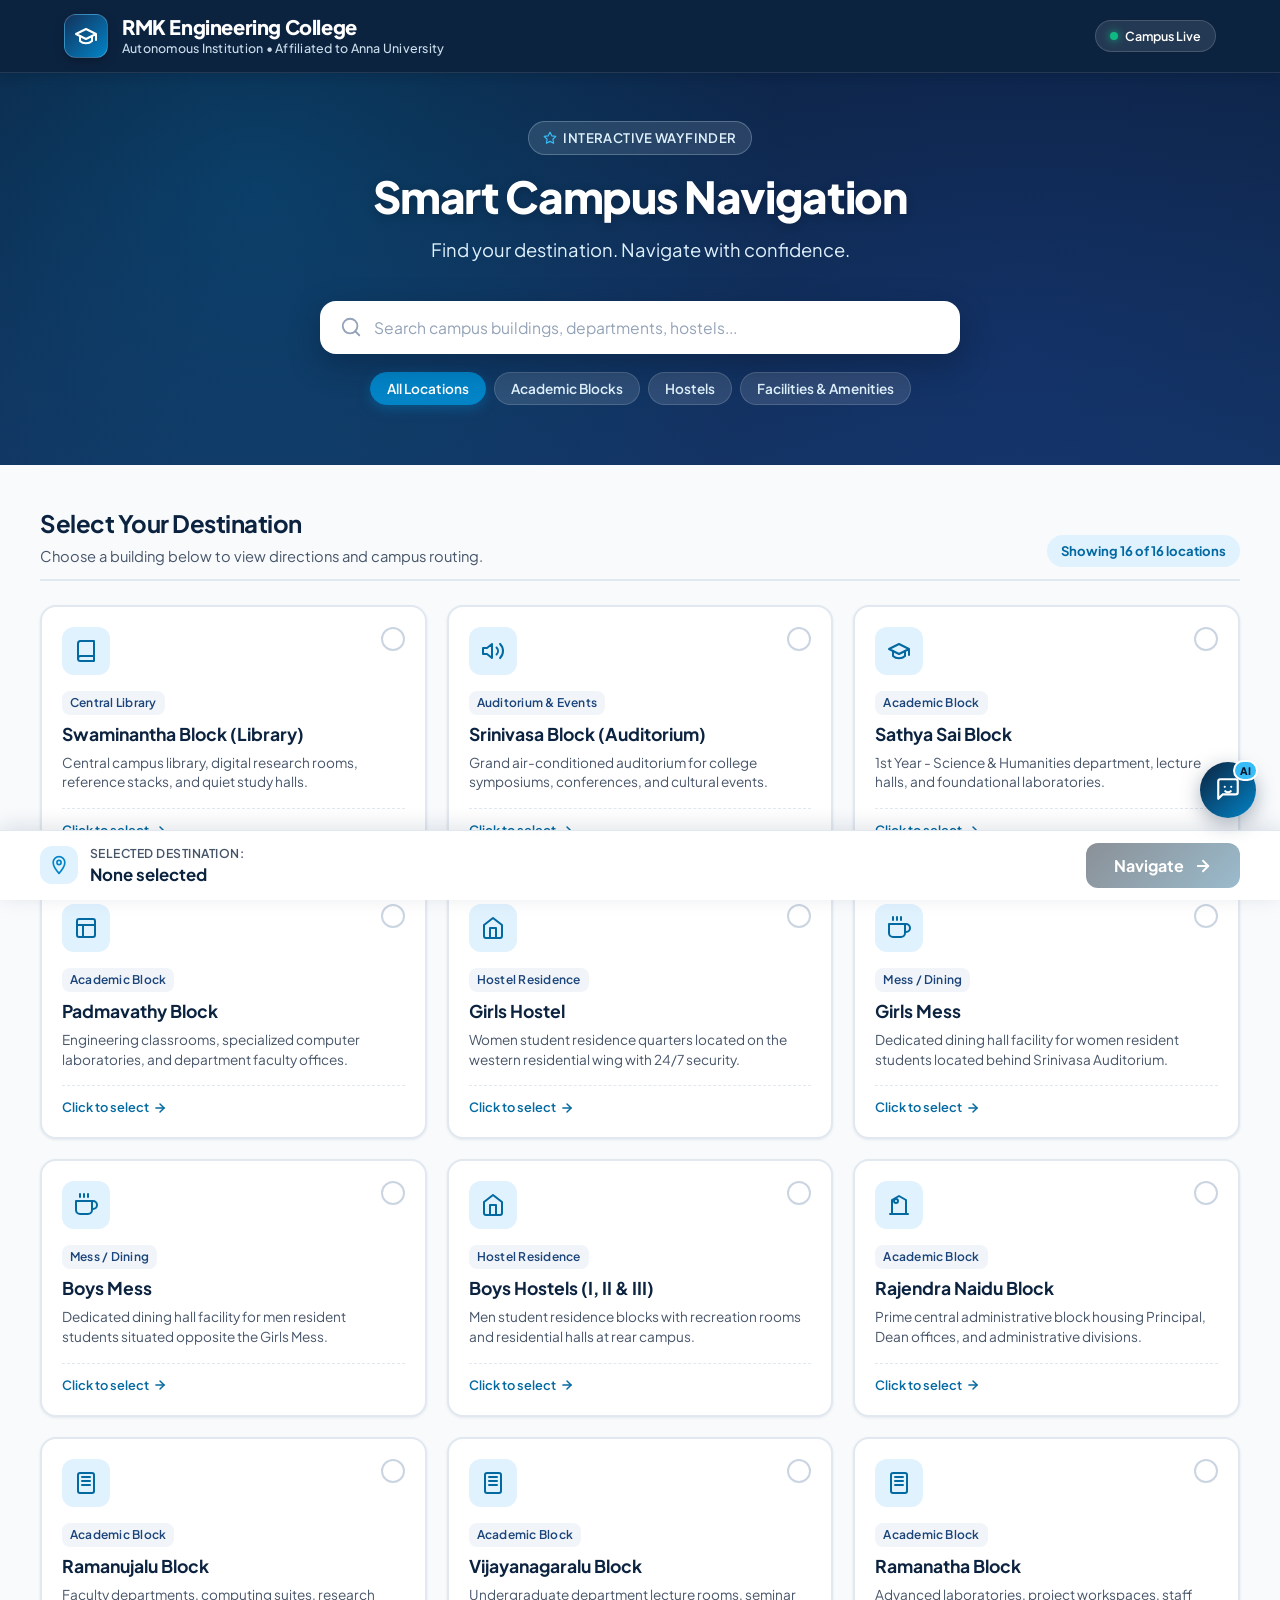
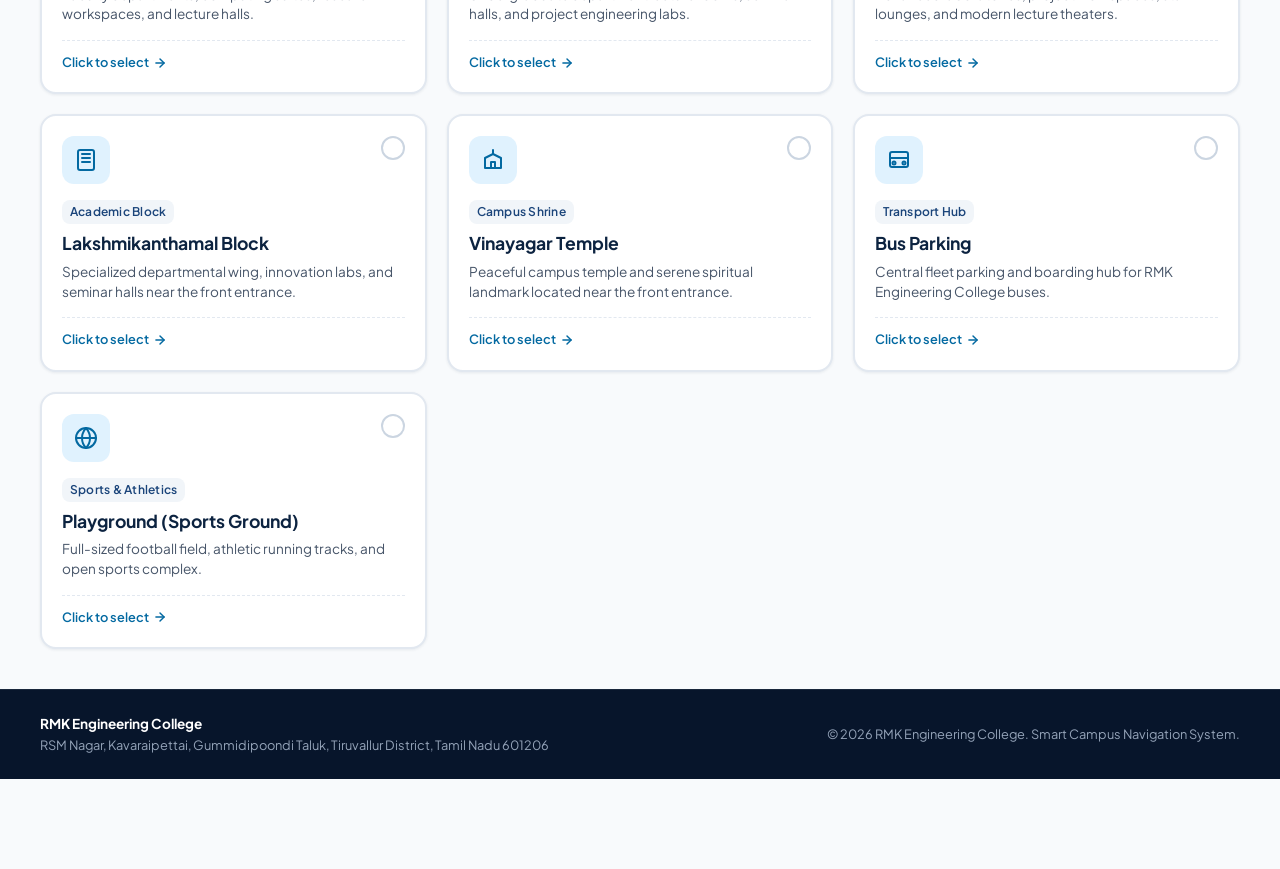
<file: index.html>
<!DOCTYPE html>
<html lang="en">
<head>
  <meta charset="UTF-8">
  <meta name="viewport" content="width=device-width, initial-scale=1.0">
  <meta name="description" content="RMK Engineering College - Smart Campus Navigation System. Find your destination and navigate the campus with confidence.">
  <title>RMK Engineering College | Smart Campus Navigation</title>
  <link rel="stylesheet" href="style.css">
  <!-- Preconnect to Google Fonts for Inter -->
  <link rel="preconnect" href="https://fonts.googleapis.com">
  <link rel="preconnect" href="https://fonts.gstatic.com" crossorigin>
  <link href="https://fonts.googleapis.com/css2?family=Plus+Jakarta+Sans:wght@400;500;600;700;800&display=swap" rel="stylesheet">
</head>
<body>

  <!-- Top Navigation Header -->
  <header class="site-header">
    <div class="header-container">
      <div class="brand">
        <div class="brand-crest" aria-hidden="true">
          <svg viewBox="0 0 24 24" fill="none" stroke="currentColor" stroke-width="2" stroke-linecap="round" stroke-linejoin="round">
            <path d="M22 10v6M2 10l10-5 10 5-10 5z"/>
            <path d="M6 12v5c3 3 9 3 12 0v-5"/>
          </svg>
        </div>
        <div class="brand-text">
          <span class="college-title">RMK Engineering College</span>
          <span class="college-subtitle">Autonomous Institution • Affiliated to Anna University</span>
        </div>
      </div>
      <div class="header-status">
        <span class="live-pill"><span class="live-dot"></span> Campus Live</span>
      </div>
    </div>
  </header>

  <!-- Hero Section -->
  <section class="hero-section">
    <div class="hero-container">
      <div class="badge-wrapper">
        <span class="hero-badge">
          <svg viewBox="0 0 24 24" fill="none" stroke="currentColor" stroke-width="2" stroke-linecap="round" stroke-linejoin="round" class="badge-icon">
            <polygon points="12 2 15.09 8.26 22 9.27 17 14.14 18.18 21.02 12 17.77 5.82 21.02 7 14.14 2 9.27 8.91 8.26 12 2"></polygon>
          </svg>
          Interactive Wayfinder
        </span>
      </div>
      <h1 class="main-heading">Smart Campus Navigation</h1>
      <p class="welcome-message">Find your destination. Navigate with confidence.</p>
      
      <!-- Search & Quick Filter Bar -->
      <div class="search-panel">
        <div class="search-input-wrapper">
          <svg class="search-icon" viewBox="0 0 24 24" fill="none" stroke="currentColor" stroke-width="2" stroke-linecap="round" stroke-linejoin="round">
            <circle cx="11" cy="11" r="8"></circle>
            <line x1="21" y1="21" x2="16.65" y2="16.65"></line>
          </svg>
          <input 
            type="text" 
            id="searchInput" 
            placeholder="Search campus buildings, departments, hostels..." 
            aria-label="Search campus buildings"
            autocomplete="off"
          >
          <button id="clearSearchBtn" class="clear-btn" aria-label="Clear search" title="Clear search">
            <svg viewBox="0 0 24 24" fill="none" stroke="currentColor" stroke-width="2" stroke-linecap="round" stroke-linejoin="round">
              <line x1="18" y1="6" x2="6" y2="18"></line>
              <line x1="6" y1="6" x2="18" y2="18"></line>
            </svg>
          </button>
        </div>

        <div class="filter-chips" id="filterChips">
          <button class="chip active" data-filter="all">All Locations</button>
          <button class="chip" data-filter="academic">Academic Blocks</button>
          <button class="chip" data-filter="hostel">Hostels</button>
          <button class="chip" data-filter="facility">Facilities & Amenities</button>
        </div>
      </div>
    </div>
  </section>

  <!-- Main Content: Destination Grid -->
  <main class="main-content">
    <div class="content-container">
      
      <!-- Section Controls / Counter -->
      <div class="destinations-header">
        <div>
          <h2 class="section-title">Select Your Destination</h2>
          <p class="section-description">Choose a building below to view directions and campus routing.</p>
        </div>
        <div class="destination-count-badge" id="destinationCount">
          Showing 16 locations
        </div>
      </div>

      <!-- No Results Feedback -->
      <div class="no-results hidden" id="noResults">
        <div class="no-results-icon">
          <svg viewBox="0 0 24 24" fill="none" stroke="currentColor" stroke-width="2" stroke-linecap="round" stroke-linejoin="round">
            <circle cx="11" cy="11" r="8"></circle>
            <line x1="21" y1="21" x2="16.65" y2="16.65"></line>
            <line x1="8" y1="11" x2="14" y2="11"></line>
          </svg>
        </div>
        <h3>No matching locations found</h3>
        <p>Try searching with a different keyword or view all locations.</p>
        <button id="resetSearchBtn" class="btn-secondary">Show All Locations</button>
      </div>

      <!-- Grid of Destination Cards -->
      <div class="cards-grid" id="cardsGrid" role="radiogroup" aria-label="Campus destinations">
        <!-- Dynamically rendered or pre-structured in JS for modularity -->
      </div>

    </div>
  </main>

  <!-- Sticky / Bottom Floating Action Dock for Navigation -->
  <aside class="action-dock" id="actionDock">
    <div class="dock-container">
      <div class="dock-selection-info">
        <div class="dock-status-icon" aria-hidden="true">
          <svg viewBox="0 0 24 24" fill="none" stroke="currentColor" stroke-width="2" stroke-linecap="round" stroke-linejoin="round">
            <path d="M12 2C8.13 2 5 5.13 5 9c0 5.25 7 13 7 13s7-7.75 7-13c0-3.87-3.13-7-7-7z"></path>
            <circle cx="12" cy="9" r="2.5"></circle>
          </svg>
        </div>
        <div class="dock-text">
          <span class="dock-label">Selected Destination:</span>
          <span class="dock-value" id="dockDestinationName">None selected</span>
        </div>
      </div>
      <button class="navigate-btn" id="navigateBtn" disabled>
        <span>Navigate</span>
        <svg viewBox="0 0 24 24" fill="none" stroke="currentColor" stroke-width="2.5" stroke-linecap="round" stroke-linejoin="round">
          <line x1="5" y1="12" x2="19" y2="12"></line>
          <polyline points="12 5 19 12 12 19"></polyline>
        </svg>
      </button>
    </div>
  </aside>

  <!-- Notification Toast Container -->
  <div class="toast-container" id="toastContainer" aria-live="polite"></div>

    <!-- Floating Chatbot Widget (RMK Campus AI Assistant) -->
  <div class="chatbot-wrapper" id="chatbotWrapper">
    <div class="chatbot-tooltip" id="chatbotTooltip">Need help? Ask Campus AI</div>
    <button class="chatbot-button" id="chatbotBtn" aria-label="Open RMK Campus AI Assistant" title="Open RMK Campus AI Assistant">
      <div class="chatbot-pulse"></div>
      <div class="chatbot-icon-inner">
        <!-- Chat Icon -->
        <svg class="icon-chat" viewBox="0 0 24 24" fill="none" stroke="currentColor" stroke-width="2" stroke-linecap="round" stroke-linejoin="round" aria-hidden="true">
          <path d="M21 15a2 2 0 0 1-2 2H7l-4 4V5a2 2 0 0 1 2-2h14a2 2 0 0 1 2 2z"></path>
          <line x1="9" y1="10" x2="9.01" y2="10"></line>
          <line x1="15" y1="10" x2="15.01" y2="10"></line>
          <path d="M9.5 14a3.5 3.5 0 0 0 5 0"></path>
        </svg>
        <!-- Close (X) Icon -->
        <svg class="icon-close hidden" viewBox="0 0 24 24" fill="none" stroke="currentColor" stroke-width="2.5" stroke-linecap="round" stroke-linejoin="round" aria-hidden="true">
          <line x1="18" y1="6" x2="6" y2="18"></line>
          <line x1="6" y1="6" x2="18" y2="18"></line>
        </svg>
      </div>
      <span class="chatbot-badge">AI</span>
    </button>

    <!-- Floating Chatbot Window -->
    <div class="chatbot-window hidden" id="chatbotWindow" role="region" aria-label="RMK Campus AI Assistant">
      <!-- Chat Header -->
      <div class="chat-header">
        <div class="chat-header-info">
          <div class="chat-bot-avatar" aria-hidden="true">
            <svg viewBox="0 0 24 24" fill="none" stroke="currentColor" stroke-width="2" stroke-linecap="round" stroke-linejoin="round">
              <path d="M12 2a2 2 0 0 1 2 2v2a2 2 0 0 1-2 2 2 2 0 0 1-2-2V4a2 2 0 0 1 2-2z"></path>
              <rect x="4" y="8" width="16" height="12" rx="3"></rect>
              <circle cx="9" cy="13" r="1.5" fill="currentColor"></circle>
              <circle cx="15" cy="13" r="1.5" fill="currentColor"></circle>
              <line x1="9" y1="17" x2="15" y2="17"></line>
            </svg>
            <span class="chat-online-dot"></span>
          </div>
          <div>
            <h3 class="chat-title">RMK Campus AI</h3>
            <p class="chat-subtitle">Smart Campus Assistant • Online</p>
          </div>
        </div>
        <div class="chat-header-actions">
          <button type="button" class="chat-btn-header" id="clearChatBtn" title="Clear conversation" aria-label="Clear conversation">
            <svg viewBox="0 0 24 24" fill="none" stroke="currentColor" stroke-width="2" stroke-linecap="round" stroke-linejoin="round">
              <polyline points="3 6 5 6 21 6"></polyline>
              <path d="M19 6v14a2 2 0 0 1-2 2H7a2 2 0 0 1-2-2V6m3 0V4a2 2 0 0 1 2-2h4a2 2 0 0 1 2 2v2"></path>
            </svg>
          </button>
          <button type="button" class="chat-btn-header" id="closeChatBtn" title="Close chat window" aria-label="Close chat window">
            <svg viewBox="0 0 24 24" fill="none" stroke="currentColor" stroke-width="2.5" stroke-linecap="round" stroke-linejoin="round">
              <line x1="18" y1="6" x2="6" y2="18"></line>
              <line x1="6" y1="6" x2="18" y2="18"></line>
            </svg>
          </button>
        </div>
      </div>

      <!-- Quick Suggestion Chips (Prompt Section 5) -->
      <div class="chat-suggestions-bar" id="chatSuggestionsBar" aria-label="Quick questions">
        <button type="button" class="chat-chip" data-query="Where is the library?">Find Library</button>
        <button type="button" class="chat-chip" data-query="How do I reach the auditorium?">Find Auditorium</button>
        <button type="button" class="chat-chip" data-query="Where is the Boys Mess?">Find Boys Mess</button>
        <button type="button" class="chat-chip" data-query="Where is the Girls Mess?">Find Girls Mess</button>
        <button type="button" class="chat-chip" data-query="Where are the hostels?">Find Hostels</button>
        <button type="button" class="chat-chip" data-query="Where is the playground?">Find Playground</button>
      </div>

      <!-- Scrollable Message Body -->
      <div class="chat-messages" id="chatMessages" role="log" aria-live="polite">
        <!-- Rendered dynamically by chatbot.js -->
      </div>

      <!-- Typing Indicator -->
      <div class="chat-typing-indicator hidden" id="chatTypingIndicator" aria-hidden="true">
        <span class="typing-dot"></span>
        <span class="typing-dot"></span>
        <span class="typing-dot"></span>
        <span class="typing-label">Campus AI is typing...</span>
      </div>

      <!-- Chat Input Form -->
      <form class="chat-input-form" id="chatInputForm">
        <input 
          type="text" 
          class="chat-input" 
          id="chatInput" 
          placeholder="Ask where a building or facility is..." 
          aria-label="Ask Campus Assistant" 
          autocomplete="off"
        />
        <button type="submit" class="chat-send-btn" id="chatSendBtn" aria-label="Send message" title="Send message">
          <svg viewBox="0 0 24 24" fill="none" stroke="currentColor" stroke-width="2.5" stroke-linecap="round" stroke-linejoin="round">
            <line x1="22" y1="2" x2="11" y2="13"></line>
            <polygon points="22 2 15 22 11 13 2 9 22 2"></polygon>
          </svg>
        </button>
      </form>
    </div>
  </div>

  <!-- Footer -->
  <footer class="site-footer">
    <div class="footer-container">
      <div class="footer-info">
        <p class="footer-title">RMK Engineering College</p>
        <p class="footer-copy">RSM Nagar, Kavaraipettai, Gummidipoondi Taluk, Tiruvallur District, Tamil Nadu 601206</p>
      </div>
      <div class="footer-meta">
        <p>© 2026 RMK Engineering College. Smart Campus Navigation System.</p>
      </div>
    </div>
  </footer>

  <script src="script.js"></script>
  <script src="chatbot.js"></script>
</body>
</html>
</file>
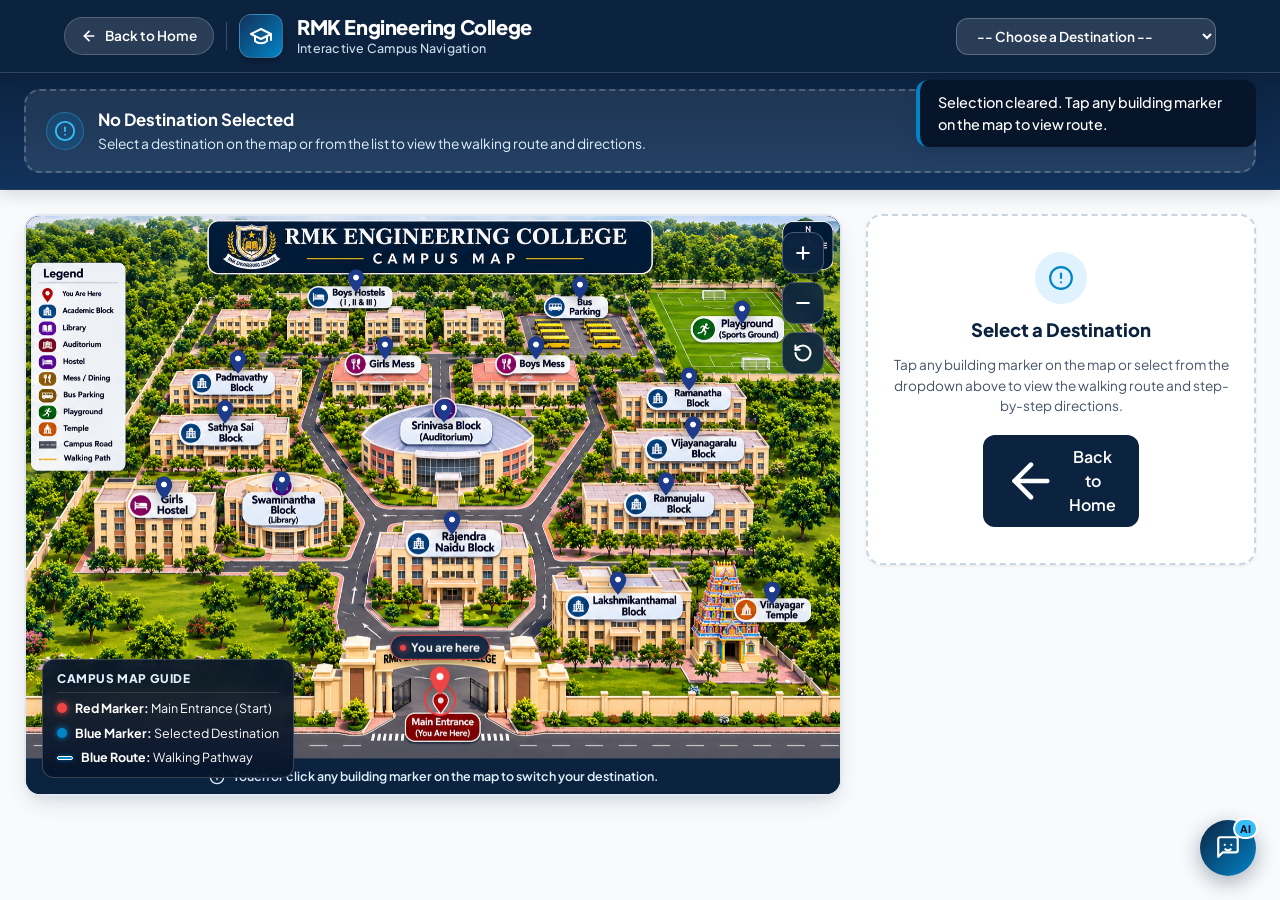
<file: navigation.html>
<!DOCTYPE html>
<html lang="en">
<head>
  <meta charset="UTF-8">
  <meta name="viewport" content="width=device-width, initial-scale=1.0">
  <meta name="description" content="Interactive Campus Navigation & Walking Routes - RMK Engineering College.">
  <title>Campus Navigation & Walking Route | RMK Engineering College</title>
  <link rel="stylesheet" href="style.css">
  <link rel="preconnect" href="https://fonts.googleapis.com">
  <link rel="preconnect" href="https://fonts.gstatic.com" crossorigin>
  <link href="https://fonts.googleapis.com/css2?family=Plus+Jakarta+Sans:wght@400;500;600;700;800&display=swap" rel="stylesheet">
</head>
<body class="navigation-page">

  <!-- Top Navigation Header -->
  <header class="site-header nav-header">
    <div class="header-container">
      <div class="header-left">
        <a href="index.html" class="back-home-btn" id="backHomeBtn" title="Return to Homepage" aria-label="Back to Home">
          <svg viewBox="0 0 24 24" fill="none" stroke="currentColor" stroke-width="2.5" stroke-linecap="round" stroke-linejoin="round">
            <line x1="19" y1="12" x2="5" y2="12"></line>
            <polyline points="12 19 5 12 12 5"></polyline>
          </svg>
          <span>Back to Home</span>
        </a>
        <div class="nav-brand-divider" aria-hidden="true"></div>
        <div class="brand">
          <div class="brand-crest" aria-hidden="true">
            <svg viewBox="0 0 24 24" fill="none" stroke="currentColor" stroke-width="2" stroke-linecap="round" stroke-linejoin="round">
              <path d="M22 10v6M2 10l10-5 10 5-10 5z"/>
              <path d="M6 12v5c3 3 9 3 12 0v-5"/>
            </svg>
          </div>
          <div class="brand-text">
            <span class="college-title">RMK Engineering College</span>
            <span class="college-subtitle">Interactive Campus Navigation</span>
          </div>
        </div>
      </div>

      <!-- Quick Destination Selector for Touchscreen Kiosks -->
      <div class="header-right">
        <div class="quick-dest-selector">
          <label for="destinationSelect" class="sr-only">Choose Destination</label>
          <select id="destinationSelect" class="kiosk-select" aria-label="Select destination">
            <option value="">-- Choose a Destination --</option>
          </select>
        </div>
      </div>
    </div>
  </header>

  <!-- Destination Status Banner -->
  <section class="nav-status-banner" id="statusBanner">
    <div class="status-container">
      
      <!-- When a destination IS selected -->
      <div class="route-info-card" id="routeInfoCard">
        <div class="route-endpoints">
          <!-- Start point -->
          <div class="endpoint start-point">
            <div class="endpoint-icon start-icon" aria-hidden="true">
              <svg viewBox="0 0 24 24" fill="currentColor">
                <circle cx="12" cy="12" r="10"></circle>
              </svg>
            </div>
            <div class="endpoint-text">
              <span class="endpoint-tag">Starting Location</span>
              <strong class="endpoint-name">Main Entrance (You are here)</strong>
            </div>
          </div>

          <div class="route-arrow" aria-hidden="true">
            <svg viewBox="0 0 24 24" fill="none" stroke="currentColor" stroke-width="2.5" stroke-linecap="round" stroke-linejoin="round">
              <line x1="5" y1="12" x2="19" y2="12"></line>
              <polyline points="12 5 19 12 12 19"></polyline>
            </svg>
          </div>

          <!-- Target point -->
          <div class="endpoint target-point">
            <div class="endpoint-icon target-icon" aria-hidden="true">
              <svg viewBox="0 0 24 24" fill="none" stroke="currentColor" stroke-width="2.5" stroke-linecap="round" stroke-linejoin="round">
                <path d="M12 2C8.13 2 5 5.13 5 9c0 5.25 7 13 7 13s7-7.75 7-13c0-3.87-3.13-7-7-7z"></path>
                <circle cx="12" cy="9" r="2.5"></circle>
              </svg>
            </div>
            <div class="endpoint-text">
              <span class="endpoint-tag">Selected Destination</span>
              <strong class="endpoint-name" id="destinationTitle">Select a Building</strong>
            </div>
          </div>
        </div>

        <div class="route-meta">
          <span class="meta-pill" id="destinationCategory">Academic Block</span>
          <span class="meta-pill meta-route-status">
            <span class="route-live-dot"></span>
            <span>Route Active</span>
          </span>
          <button class="btn-clear-selection" id="clearSelectionBtn" title="Clear selection">
            <svg viewBox="0 0 24 24" fill="none" stroke="currentColor" stroke-width="2" stroke-linecap="round" stroke-linejoin="round">
              <line x1="18" y1="6" x2="6" y2="18"></line>
              <line x1="6" y1="6" x2="18" y2="18"></line>
            </svg>
            <span>Deselect</span>
          </button>
        </div>
      </div>

      <!-- When NO destination is selected -->
      <div class="no-selection-banner hidden" id="noSelectionBanner">
        <div class="no-selection-content">
          <div class="pulse-icon" aria-hidden="true">
            <svg viewBox="0 0 24 24" fill="none" stroke="currentColor" stroke-width="2" stroke-linecap="round" stroke-linejoin="round">
              <circle cx="12" cy="12" r="10"></circle>
              <line x1="12" y1="8" x2="12" y2="12"></line>
              <line x1="12" y1="16" x2="12.01" y2="16"></line>
            </svg>
          </div>
          <div class="no-selection-text">
            <h3>No Destination Selected</h3>
            <p>Select a destination on the map or from the list to view the walking route and directions.</p>
          </div>
        </div>
      </div>

    </div>
  </section>

  <!-- Main Navigation Content: Map & Route Information Panel Side-by-Side -->
  <main class="navigation-content-wrapper">
    <div class="navigation-layout-grid">
      
      <!-- Left Column: Interactive Map Canvas -->
      <section class="map-column" aria-label="Campus Map View">
        <div class="map-outer-wrapper">
          
          <!-- Map Controls (Zoom / Fullscreen / Reset for Kiosks) -->
          <div class="map-controls" role="toolbar" aria-label="Map zoom controls">
            <button id="zoomInBtn" class="map-ctrl-btn" title="Zoom In" aria-label="Zoom In">
              <svg viewBox="0 0 24 24" fill="none" stroke="currentColor" stroke-width="2.5" stroke-linecap="round" stroke-linejoin="round">
                <line x1="12" y1="5" x2="12" y2="19"></line>
                <line x1="5" y1="12" x2="19" y2="12"></line>
              </svg>
            </button>
            <button id="zoomOutBtn" class="map-ctrl-btn" title="Zoom Out" aria-label="Zoom Out">
              <svg viewBox="0 0 24 24" fill="none" stroke="currentColor" stroke-width="2.5" stroke-linecap="round" stroke-linejoin="round">
                <line x1="5" y1="12" x2="19" y2="12"></line>
              </svg>
            </button>
            <button id="resetViewBtn" class="map-ctrl-btn" title="Reset View" aria-label="Reset View">
              <svg viewBox="0 0 24 24" fill="none" stroke="currentColor" stroke-width="2.5" stroke-linecap="round" stroke-linejoin="round">
                <path d="M3 12a9 9 0 1 0 9-9 9.75 9.75 0 0 0-6.74 2.74L3 8"></path>
                <path d="M3 3v5h5"></path>
              </svg>
            </button>
          </div>

          <!-- Map Viewport -->
          <div class="map-viewport" id="mapViewport">
            <div class="map-canvas-container" id="mapCanvasContainer">
              
              <!-- Background Campus Map Image -->
              <img 
                id="campusMapImg" 
                src="Images/rmk-campus-map.png" 
                alt="RMK Engineering College Campus Overview Map"
                class="campus-map-image"
                draggable="false"
                onerror="this.src='Images/campus-map.jpeg';"
              >

              <!-- SVG Overlay for Predefined Route Drawing & Directional Arrows (viewBox: 1536 x 1024) -->
              <svg class="map-svg-overlay" id="mapSvgOverlay" viewBox="0 0 1536 1024" preserveAspectRatio="xMidYMid meet" aria-label="Walking route overlay">
                <defs>
                  <!-- Directional Arrow Marker for Route -->
                  <marker id="routeArrow" viewBox="0 0 10 10" refX="5" refY="5" markerWidth="5" markerHeight="5" orient="auto-start-reverse">
                    <path d="M 1 2 L 8 5 L 1 8 Z" fill="#ffffff" stroke="#0369a1" stroke-width="0.8" />
                  </marker>
                  <!-- Blue Arrow Marker for Path Head -->
                  <marker id="routeHeadArrow" viewBox="0 0 12 12" refX="6" refY="6" markerWidth="6" markerHeight="6" orient="auto">
                    <path d="M 2 2 L 10 6 L 2 10 Z" fill="#0284c7" stroke="#ffffff" stroke-width="1.5" />
                  </marker>
                </defs>

                <!-- Group for Route Paths -->
                <g id="routePathsGroup">
                  <!-- Underlying path glow -->
                  <path id="routeGlowPath" class="route-glow-path" d="" />
                  <!-- Main blue walking route path -->
                  <path id="routeMainPath" class="route-main-path" d="" />
                  <!-- Animated walking dash overlay -->
                  <path id="routeDashPath" class="route-dash-path" d="" />
                  <!-- Directional Arrow Elements Group -->
                  <g id="routeArrowsGroup"></g>
                  <!-- Junction Waypoints Group -->
                  <g id="routeWaypointsGroup"></g>
                  <!-- Animated Route Runner Beacon -->
                  <g id="routeRunner" class="route-runner-beacon hidden">
                    <circle r="12" class="runner-halo"></circle>
                    <circle r="6" class="runner-core"></circle>
                  </g>
                </g>
              </svg>

              <!-- Interactive Markers Layer (Positioned with percentage coordinates) -->
              <div class="map-markers-layer" id="markersLayer">
                
                <!-- Main Entrance Start Marker (Red) -->
                <div 
                  class="map-marker start-marker" 
                  id="startMarker" 
                  style="left: 50.9%; top: 89.2%;" 
                  tabindex="0"
                  role="button"
                  aria-label="Starting Location: Main Entrance (You are here)"
                >
                  <div class="marker-pulse-ring red-pulse"></div>
                  <div class="marker-pill-label start-pill">
                    <span class="pill-dot red-dot"></span>
                    <span>You are here</span>
                  </div>
                  <div class="marker-pin start-pin">
                    <svg viewBox="0 0 24 24" fill="currentColor">
                      <path d="M12 2C8.13 2 5 5.13 5 9c0 5.25 7 13 7 13s7-7.75 7-13c0-3.87-3.13-7-7-7z"></path>
                      <circle cx="12" cy="9" r="2.5" fill="#ffffff"></circle>
                    </svg>
                  </div>
                </div>

                <!-- Destination markers dynamically injected by navigation.js -->
              </div>

            </div>
          </div>

          <!-- Map Legend (Bottom-Left) -->
          <div class="map-legend" id="mapLegend">
            <div class="legend-header">Campus Map Guide</div>
            <div class="legend-items">
              <div class="legend-item">
                <span class="legend-color-dot red-legend-dot"></span>
                <span class="legend-text"><strong>Red Marker:</strong> Main Entrance (Start)</span>
              </div>
              <div class="legend-item">
                <span class="legend-color-dot blue-legend-dot"></span>
                <span class="legend-text"><strong>Blue Marker:</strong> Selected Destination</span>
              </div>
              <div class="legend-item">
                <span class="legend-route-line"></span>
                <span class="legend-text"><strong>Blue Route:</strong> Walking Pathway</span>
              </div>
            </div>
          </div>

          <!-- Touch Instruction Bar -->
          <div class="map-touch-hint">
            <svg viewBox="0 0 24 24" width="16" height="16" fill="none" stroke="currentColor" stroke-width="2" stroke-linecap="round" stroke-linejoin="round">
              <circle cx="12" cy="12" r="10"></circle>
              <line x1="12" y1="16" x2="12" y2="12"></line>
              <line x1="12" y1="8" x2="12.01" y2="8"></line>
            </svg>
            <span>Touch or click any building marker on the map to switch your destination.</span>
          </div>

        </div>
      </section>

      <!-- Right Column: Route Information Panel Beside the Map -->
      <aside class="route-sidebar-panel" id="routeSidebarPanel" aria-label="Route Information and Walking Instructions">
        
        <!-- Active Route Card -->
        <div class="route-panel-card" id="routePanelCard">
          
          <div class="panel-header">
            <div class="panel-header-title">
              <div class="panel-icon" aria-hidden="true">
                <svg viewBox="0 0 24 24" fill="none" stroke="currentColor" stroke-width="2" stroke-linecap="round" stroke-linejoin="round">
                  <polygon points="3 11 22 2 13 21 11 13 3 11"></polygon>
                </svg>
              </div>
              <div>
                <h2>Walking Route Guide</h2>
                <p class="panel-subtitle">Follow the campus pathways</p>
              </div>
            </div>
          </div>

          <!-- Route Endpoints Box: Starting Point & Destination -->
          <div class="route-panel-endpoints">
            <div class="panel-endpoint-item">
              <div class="endpoint-indicator start-indicator" aria-hidden="true"></div>
              <div class="endpoint-details">
                <span class="endpoint-sub">Starting Point</span>
                <strong class="endpoint-main">Main Entrance Gate (You are here)</strong>
              </div>
            </div>
            <div class="panel-endpoint-divider" aria-hidden="true"></div>
            <div class="panel-endpoint-item">
              <div class="endpoint-indicator dest-indicator" aria-hidden="true"></div>
              <div class="endpoint-details">
                <span class="endpoint-sub">Selected Destination</span>
                <strong class="endpoint-main" id="panelEndpointDestTitle">Select a Building</strong>
              </div>
            </div>
          </div>

          <!-- Selected Destination Summary -->
          <div class="route-destination-summary">
            <div class="summary-badge-row">
              <span class="summary-badge" id="panelCategoryBadge">Academic Block</span>
              <span class="summary-status" id="panelStatusBadge">Route Ready</span>
            </div>
            <h3 class="destination-name-large" id="panelDestinationTitle">Sathya Sai Block</h3>
            <p class="destination-desc-small" id="panelDestinationDesc">1st Year - Science & Humanities department, lecture halls, and faculty rooms.</p>
          </div>

          <!-- Primary Navigation Actions -->
          <div class="panel-actions">
            <button class="start-nav-btn" id="startNavigationBtn">
              <svg viewBox="0 0 24 24" fill="currentColor" class="nav-btn-icon" aria-hidden="true">
                <polygon points="5 3 19 12 5 21 5 3"></polygon>
              </svg>
              <span id="startNavBtnText">Start Navigation</span>
            </button>
            <button class="btn-back-to-map" id="backToMapBtn" title="Reset route and return to map overview">
              <svg viewBox="0 0 24 24" fill="none" stroke="currentColor" stroke-width="2" stroke-linecap="round" stroke-linejoin="round">
                <path d="M3 12a9 9 0 1 0 9-9 9.75 9.75 0 0 0-6.74 2.74L3 8"></path>
                <path d="M3 3v5h5"></path>
              </svg>
              <span>Back to Map</span>
            </button>
          </div>

          <!-- Step-by-Step Walking Instructions -->
          <div class="instructions-section">
            <div class="instructions-header">
              <h4>Step-by-Step Directions</h4>
              <span class="steps-count-badge" id="stepsCountBadge">5 Steps</span>
            </div>
            <div class="instructions-list" id="instructionsList" role="list">
              <!-- Dynamically populated by navigation.js -->
            </div>
          </div>

          <!-- Panel Footer with Secondary Back to Home Link -->
          <div class="panel-footer">
            <a href="index.html" class="panel-back-link">
              <svg viewBox="0 0 24 24" fill="none" stroke="currentColor" stroke-width="2" stroke-linecap="round" stroke-linejoin="round">
                <line x1="19" y1="12" x2="5" y2="12"></line>
                <polyline points="12 19 5 12 12 5"></polyline>
              </svg>
              <span>Back to Home</span>
            </a>
          </div>

        </div>

        <!-- Empty State Panel when No Destination is Selected -->
        <div class="route-panel-empty hidden" id="routePanelEmpty">
          <div class="empty-icon-wrap" aria-hidden="true">
            <svg viewBox="0 0 24 24" fill="none" stroke="currentColor" stroke-width="2" stroke-linecap="round" stroke-linejoin="round">
              <circle cx="12" cy="12" r="10"></circle>
              <path d="M12 8v4"></path>
              <path d="M12 16h.01"></path>
            </svg>
          </div>
          <h3>Select a Destination</h3>
          <p>Tap any building marker on the map or select from the dropdown above to view the walking route and step-by-step directions.</p>
          <a href="index.html" class="btn-secondary panel-empty-home-btn">
            <svg viewBox="0 0 24 24" fill="none" stroke="currentColor" stroke-width="2" stroke-linecap="round" stroke-linejoin="round">
              <line x1="19" y1="12" x2="5" y2="12"></line>
              <polyline points="12 19 5 12 12 5"></polyline>
            </svg>
            <span>Back to Home</span>
          </a>
        </div>

      </aside>

    </div>
  </main>

    <!-- Floating Chatbot Widget (RMK Campus AI Assistant) -->
  <div class="chatbot-wrapper" id="chatbotWrapper">
    <div class="chatbot-tooltip" id="chatbotTooltip">Need help? Ask Campus AI</div>
    <button class="chatbot-button" id="chatbotBtn" aria-label="Open RMK Campus AI Assistant" title="Open RMK Campus AI Assistant">
      <div class="chatbot-pulse"></div>
      <div class="chatbot-icon-inner">
        <!-- Chat Icon -->
        <svg class="icon-chat" viewBox="0 0 24 24" fill="none" stroke="currentColor" stroke-width="2" stroke-linecap="round" stroke-linejoin="round" aria-hidden="true">
          <path d="M21 15a2 2 0 0 1-2 2H7l-4 4V5a2 2 0 0 1 2-2h14a2 2 0 0 1 2 2z"></path>
          <line x1="9" y1="10" x2="9.01" y2="10"></line>
          <line x1="15" y1="10" x2="15.01" y2="10"></line>
          <path d="M9.5 14a3.5 3.5 0 0 0 5 0"></path>
        </svg>
        <!-- Close (X) Icon -->
        <svg class="icon-close hidden" viewBox="0 0 24 24" fill="none" stroke="currentColor" stroke-width="2.5" stroke-linecap="round" stroke-linejoin="round" aria-hidden="true">
          <line x1="18" y1="6" x2="6" y2="18"></line>
          <line x1="6" y1="6" x2="18" y2="18"></line>
        </svg>
      </div>
      <span class="chatbot-badge">AI</span>
    </button>

    <!-- Floating Chatbot Window -->
    <div class="chatbot-window hidden" id="chatbotWindow" role="region" aria-label="RMK Campus AI Assistant">
      <!-- Chat Header -->
      <div class="chat-header">
        <div class="chat-header-info">
          <div class="chat-bot-avatar" aria-hidden="true">
            <svg viewBox="0 0 24 24" fill="none" stroke="currentColor" stroke-width="2" stroke-linecap="round" stroke-linejoin="round">
              <path d="M12 2a2 2 0 0 1 2 2v2a2 2 0 0 1-2 2 2 2 0 0 1-2-2V4a2 2 0 0 1 2-2z"></path>
              <rect x="4" y="8" width="16" height="12" rx="3"></rect>
              <circle cx="9" cy="13" r="1.5" fill="currentColor"></circle>
              <circle cx="15" cy="13" r="1.5" fill="currentColor"></circle>
              <line x1="9" y1="17" x2="15" y2="17"></line>
            </svg>
            <span class="chat-online-dot"></span>
          </div>
          <div>
            <h3 class="chat-title">RMK Campus AI</h3>
            <p class="chat-subtitle">Smart Campus Assistant • Online</p>
          </div>
        </div>
        <div class="chat-header-actions">
          <button type="button" class="chat-btn-header" id="clearChatBtn" title="Clear conversation" aria-label="Clear conversation">
            <svg viewBox="0 0 24 24" fill="none" stroke="currentColor" stroke-width="2" stroke-linecap="round" stroke-linejoin="round">
              <polyline points="3 6 5 6 21 6"></polyline>
              <path d="M19 6v14a2 2 0 0 1-2 2H7a2 2 0 0 1-2-2V6m3 0V4a2 2 0 0 1 2-2h4a2 2 0 0 1 2 2v2"></path>
            </svg>
          </button>
          <button type="button" class="chat-btn-header" id="closeChatBtn" title="Close chat window" aria-label="Close chat window">
            <svg viewBox="0 0 24 24" fill="none" stroke="currentColor" stroke-width="2.5" stroke-linecap="round" stroke-linejoin="round">
              <line x1="18" y1="6" x2="6" y2="18"></line>
              <line x1="6" y1="6" x2="18" y2="18"></line>
            </svg>
          </button>
        </div>
      </div>

      <!-- Quick Suggestion Chips (Prompt Section 5) -->
      <div class="chat-suggestions-bar" id="chatSuggestionsBar" aria-label="Quick questions">
        <button type="button" class="chat-chip" data-query="Where is the library?">Find Library</button>
        <button type="button" class="chat-chip" data-query="How do I reach the auditorium?">Find Auditorium</button>
        <button type="button" class="chat-chip" data-query="Where is the Boys Mess?">Find Boys Mess</button>
        <button type="button" class="chat-chip" data-query="Where is the Girls Mess?">Find Girls Mess</button>
        <button type="button" class="chat-chip" data-query="Where are the hostels?">Find Hostels</button>
        <button type="button" class="chat-chip" data-query="Where is the playground?">Find Playground</button>
      </div>

      <!-- Scrollable Message Body -->
      <div class="chat-messages" id="chatMessages" role="log" aria-live="polite">
        <!-- Rendered dynamically by chatbot.js -->
      </div>

      <!-- Typing Indicator -->
      <div class="chat-typing-indicator hidden" id="chatTypingIndicator" aria-hidden="true">
        <span class="typing-dot"></span>
        <span class="typing-dot"></span>
        <span class="typing-dot"></span>
        <span class="typing-label">Campus AI is typing...</span>
      </div>

      <!-- Chat Input Form -->
      <form class="chat-input-form" id="chatInputForm">
        <input 
          type="text" 
          class="chat-input" 
          id="chatInput" 
          placeholder="Ask where a building or facility is..." 
          aria-label="Ask Campus Assistant" 
          autocomplete="off"
        />
        <button type="submit" class="chat-send-btn" id="chatSendBtn" aria-label="Send message" title="Send message">
          <svg viewBox="0 0 24 24" fill="none" stroke="currentColor" stroke-width="2.5" stroke-linecap="round" stroke-linejoin="round">
            <line x1="22" y1="2" x2="11" y2="13"></line>
            <polygon points="22 2 15 22 11 13 2 9 22 2"></polygon>
          </svg>
        </button>
      </form>
    </div>
  </div>

  <!-- Notification Toast Container -->
  <div class="toast-container" id="toastContainer" aria-live="polite"></div>

  <script src="navigation.js"></script>
  <script src="chatbot.js"></script>
</body>
</html>
</file>
<file: style.css>
/* ==========================================================================
   RMK Engineering College - Smart Campus Navigation Stylesheet
   Theme: Navy Blue, White, and Light Blue
   ========================================================================== */

:root {
  /* Primary Navy Colors */
  --navy-900: #07152b;
  --navy-800: #0c2340;
  --navy-700: #12325c;
  --navy-600: #1a447a;

  /* Accent & Light Blues */
  --blue-primary: #0284c7;
  --blue-hover: #0369a1;
  --blue-light: #e0f2fe;
  --blue-subtle: #f0f8ff;
  --blue-glow: rgba(2, 132, 199, 0.25);

  /* Neutrals */
  --white: #ffffff;
  --gray-50: #f8fafc;
  --gray-100: #f1f5f9;
  --gray-200: #e2e8f0;
  --gray-300: #cbd5e1;
  --gray-400: #94a3b8;
  --gray-600: #475569;
  --gray-700: #334155;
  --gray-800: #1e293b;

  /* Status & Accents */
  --success: #10b981;
  --success-bg: #ecfdf5;

  /* Typography & Layout */
  --font-family: 'Plus Jakarta Sans', system-ui, -apple-system, BlinkMacSystemFont, 'Segoe UI', Roboto, sans-serif;
  --radius-sm: 8px;
  --radius-md: 12px;
  --radius-lg: 16px;
  --radius-full: 9999px;

  /* Elevation Shadows */
  --shadow-sm: 0 1px 3px rgba(12, 35, 64, 0.08);
  --shadow-md: 0 4px 12px rgba(12, 35, 64, 0.08);
  --shadow-lg: 0 10px 25px -5px rgba(12, 35, 64, 0.12), 0 8px 10px -6px rgba(12, 35, 64, 0.08);
  --shadow-dock: 0 -4px 20px rgba(12, 35, 64, 0.12);
  --shadow-active: 0 0 0 3px var(--blue-light), 0 8px 20px rgba(2, 132, 199, 0.2);

  --transition-fast: 0.18s ease;
  --transition-normal: 0.25s ease;
}

/* ==========================================================================
   Base & Reset
   ========================================================================== */

*,
*::before,
*::after {
  box-sizing: border-box;
  margin: 0;
  padding: 0;
}

body {
  font-family: var(--font-family);
  background-color: var(--gray-50);
  color: var(--gray-800);
  line-height: 1.5;
  min-height: 100vh;
  display: flex;
  flex-direction: column;
  -webkit-font-smoothing: antialiased;
  padding-bottom: 90px;
  /* Space for sticky dock */
}

a {
  color: inherit;
  text-decoration: none;
}

button {
  font-family: inherit;
  cursor: pointer;
  border: none;
  background: none;
}

/* ==========================================================================
   Header
   ========================================================================== */

.site-header {
  background: var(--navy-800);
  color: var(--white);
  border-bottom: 1px solid rgba(255, 255, 255, 0.1);
  position: sticky;
  top: 0;
  z-index: 40;
  box-shadow: 0 2px 10px rgba(7, 21, 43, 0.2);
}

.header-container {
  max-width: 1200px;
  margin: 0 auto;
  padding: 14px 24px;
  display: flex;
  align-items: center;
  justify-content: space-between;
}

.brand {
  display: flex;
  align-items: center;
  gap: 14px;
}

.brand-crest {
  width: 44px;
  height: 44px;
  border-radius: var(--radius-md);
  background: linear-gradient(135deg, var(--navy-700), var(--blue-primary));
  display: flex;
  align-items: center;
  justify-content: center;
  color: var(--white);
  box-shadow: 0 4px 10px rgba(0, 0, 0, 0.25);
  border: 1px solid rgba(255, 255, 255, 0.2);
}

.brand-crest svg {
  width: 24px;
  height: 24px;
}

.brand-text {
  display: flex;
  flex-direction: column;
}

.college-title {
  font-size: 1.25rem;
  font-weight: 800;
  letter-spacing: -0.02em;
  color: var(--white);
  line-height: 1.2;
}

.college-subtitle {
  font-size: 0.78rem;
  color: var(--blue-light);
  font-weight: 500;
  letter-spacing: 0.02em;
  opacity: 0.9;
}

.header-status {
  display: flex;
  align-items: center;
}

.live-pill {
  display: inline-flex;
  align-items: center;
  gap: 7px;
  background: rgba(255, 255, 255, 0.1);
  padding: 6px 14px;
  border-radius: var(--radius-full);
  font-size: 0.78rem;
  font-weight: 600;
  color: var(--white);
  border: 1px solid rgba(255, 255, 255, 0.15);
}

.live-dot {
  width: 8px;
  height: 8px;
  background-color: var(--success);
  border-radius: 50%;
  box-shadow: 0 0 8px var(--success);
  animation: pulse-dot 2s infinite ease-in-out;
}

@keyframes pulse-dot {

  0%,
  100% {
    opacity: 1;
    transform: scale(1);
  }

  50% {
    opacity: 0.5;
    transform: scale(0.85);
  }
}

/* ==========================================================================
   Hero Section
   ========================================================================== */

.hero-section {
  background: linear-gradient(180deg, var(--navy-800) 0%, var(--navy-700) 100%);
  color: var(--white);
  padding: 48px 24px 60px;
  text-align: center;
  position: relative;
  overflow: hidden;
}

.hero-section::before {
  content: '';
  position: absolute;
  top: 0;
  left: 0;
  right: 0;
  bottom: 0;
  background-image:
    radial-gradient(circle at 20% 30%, rgba(2, 132, 199, 0.25) 0%, transparent 50%),
    radial-gradient(circle at 80% 70%, rgba(30, 64, 175, 0.2) 0%, transparent 60%);
  pointer-events: none;
}

.hero-container {
  max-width: 840px;
  margin: 0 auto;
  position: relative;
  z-index: 1;
}

.badge-wrapper {
  margin-bottom: 16px;
}

.hero-badge {
  display: inline-flex;
  align-items: center;
  gap: 6px;
  background: rgba(224, 242, 254, 0.12);
  border: 1px solid rgba(224, 242, 254, 0.25);
  padding: 6px 14px;
  border-radius: var(--radius-full);
  color: var(--blue-light);
  font-size: 0.82rem;
  font-weight: 600;
  letter-spacing: 0.03em;
  text-transform: uppercase;
}

.badge-icon {
  width: 14px;
  height: 14px;
  color: #38bdf8;
}

.main-heading {
  font-size: 2.75rem;
  font-weight: 800;
  line-height: 1.15;
  letter-spacing: -0.03em;
  margin-bottom: 14px;
  color: var(--white);
  text-shadow: 0 2px 10px rgba(0, 0, 0, 0.2);
}

.welcome-message {
  font-size: 1.15rem;
  color: var(--blue-light);
  max-width: 600px;
  margin: 0 auto 36px;
  font-weight: 400;
  line-height: 1.6;
}

/* Search Panel */
.search-panel {
  max-width: 640px;
  margin: 0 auto;
}

.search-input-wrapper {
  position: relative;
  display: flex;
  align-items: center;
  background: var(--white);
  border-radius: var(--radius-lg);
  padding: 6px 8px 6px 20px;
  box-shadow: 0 10px 30px rgba(7, 21, 43, 0.35);
  transition: all var(--transition-fast);
}

.search-input-wrapper:focus-within {
  transform: translateY(-2px);
  box-shadow: 0 14px 34px rgba(7, 21, 43, 0.4), 0 0 0 3px var(--blue-primary);
}

.search-icon {
  width: 22px;
  height: 22px;
  color: var(--gray-400);
  flex-shrink: 0;
  margin-right: 12px;
}

.search-input-wrapper input {
  flex: 1;
  border: none;
  font-family: inherit;
  font-size: 1.05rem;
  color: var(--navy-900);
  outline: none;
  background: transparent;
  padding: 10px 0;
}

.search-input-wrapper input::placeholder {
  color: var(--gray-400);
  font-size: 0.98rem;
}

.clear-btn {
  display: none;
  align-items: center;
  justify-content: center;
  width: 32px;
  height: 32px;
  border-radius: 50%;
  color: var(--gray-400);
  transition: background-color var(--transition-fast), color var(--transition-fast);
  padding: 0;
  margin-right: 4px;
}

.clear-btn:hover {
  background-color: var(--gray-100);
  color: var(--gray-700);
}

.clear-btn svg {
  width: 18px;
  height: 18px;
}

.clear-btn.visible {
  display: flex;
}

/* Filter Chips */
.filter-chips {
  display: flex;
  flex-wrap: wrap;
  gap: 8px;
  justify-content: center;
  margin-top: 18px;
}

.chip {
  padding: 7px 16px;
  font-size: 0.85rem;
  font-weight: 600;
  border-radius: var(--radius-full);
  background: rgba(255, 255, 255, 0.12);
  color: var(--blue-light);
  border: 1px solid rgba(255, 255, 255, 0.15);
  transition: all var(--transition-fast);
}

.chip:hover {
  background: rgba(255, 255, 255, 0.22);
  color: var(--white);
  transform: translateY(-1px);
}

.chip.active {
  background: var(--blue-primary);
  color: var(--white);
  border-color: var(--blue-primary);
  box-shadow: 0 4px 12px rgba(2, 132, 199, 0.35);
}

/* ==========================================================================
   Main Content & Destination Cards
   ========================================================================== */

.main-content {
  flex: 1;
  padding: 40px 24px;
}

.content-container {
  max-width: 1200px;
  margin: 0 auto;
}

.destinations-header {
  display: flex;
  align-items: flex-end;
  justify-content: space-between;
  margin-bottom: 24px;
  padding-bottom: 12px;
  border-bottom: 2px solid var(--gray-200);
  gap: 16px;
  flex-wrap: wrap;
}

.section-title {
  font-size: 1.5rem;
  font-weight: 700;
  color: var(--navy-800);
  letter-spacing: -0.02em;
}

.section-description {
  font-size: 0.92rem;
  color: var(--gray-600);
  margin-top: 4px;
}

.destination-count-badge {
  background: var(--blue-light);
  color: var(--blue-hover);
  padding: 6px 14px;
  border-radius: var(--radius-full);
  font-size: 0.82rem;
  font-weight: 700;
  white-space: nowrap;
}

/* Cards Grid */
.cards-grid {
  display: grid;
  grid-template-columns: repeat(auto-fill, minmax(290px, 1fr));
  gap: 20px;
}

/* Destination Card Component */
.destination-card {
  background: var(--white);
  border: 2px solid var(--gray-200);
  border-radius: var(--radius-lg);
  padding: 20px;
  display: flex;
  flex-direction: column;
  position: relative;
  cursor: pointer;
  transition: all var(--transition-fast);
  box-shadow: var(--shadow-sm);
  outline: none;
  text-align: left;
}

.destination-card:hover {
  border-color: var(--blue-primary);
  transform: translateY(-3px);
  box-shadow: var(--shadow-md);
}

.destination-card:focus-visible {
  border-color: var(--blue-primary);
  box-shadow: var(--shadow-active);
}

/* Active / Selected Card State */
.destination-card.selected {
  border-color: var(--blue-primary);
  background: linear-gradient(180deg, #ffffff 0%, var(--blue-subtle) 100%);
  box-shadow: var(--shadow-active);
  transform: translateY(-2px);
}

.card-top {
  display: flex;
  align-items: flex-start;
  justify-content: space-between;
  margin-bottom: 14px;
}

.card-icon {
  width: 48px;
  height: 48px;
  border-radius: var(--radius-md);
  background: var(--blue-light);
  color: var(--blue-hover);
  display: flex;
  align-items: center;
  justify-content: center;
  transition: all var(--transition-fast);
}

.card-icon svg {
  width: 24px;
  height: 24px;
}

.destination-card.selected .card-icon {
  background: var(--blue-primary);
  color: var(--white);
}

.select-indicator {
  width: 24px;
  height: 24px;
  border-radius: 50%;
  border: 2px solid var(--gray-300);
  background: var(--white);
  display: flex;
  align-items: center;
  justify-content: center;
  transition: all var(--transition-fast);
}

.select-indicator svg {
  width: 14px;
  height: 14px;
  color: var(--white);
  opacity: 0;
  transform: scale(0.5);
  transition: all var(--transition-fast);
}

.destination-card.selected .select-indicator {
  background: var(--blue-primary);
  border-color: var(--blue-primary);
}

.destination-card.selected .select-indicator svg {
  opacity: 1;
  transform: scale(1);
}

.card-body {
  flex: 1;
}

.card-title {
  font-size: 1.1rem;
  font-weight: 700;
  color: var(--navy-800);
  line-height: 1.35;
  margin-bottom: 6px;
}

.card-category {
  display: inline-block;
  font-size: 0.75rem;
  font-weight: 600;
  color: var(--navy-600);
  background: var(--gray-100);
  padding: 3px 8px;
  border-radius: var(--radius-sm);
  margin-bottom: 8px;
  letter-spacing: 0.02em;
}

.destination-card.selected .card-category {
  background: var(--blue-light);
  color: var(--blue-hover);
}

.card-desc {
  font-size: 0.85rem;
  color: var(--gray-600);
  line-height: 1.45;
}

.card-footer {
  margin-top: 16px;
  padding-top: 12px;
  border-top: 1px dashed var(--gray-200);
  display: flex;
  align-items: center;
  justify-content: space-between;
  font-size: 0.8rem;
  font-weight: 600;
  color: var(--blue-hover);
}

.action-label {
  display: flex;
  align-items: center;
  gap: 4px;
  transition: transform var(--transition-fast);
}

.destination-card:hover .action-label svg {
  transform: translateX(3px);
}

.destination-card.selected .action-label {
  color: var(--blue-primary);
  font-weight: 700;
}

/* No Results State */
.no-results {
  background: var(--white);
  border-radius: var(--radius-lg);
  padding: 48px 24px;
  text-align: center;
  border: 2px dashed var(--gray-300);
  margin: 20px 0;
}

.hidden,
.no-results.hidden {
  display: none !important;
}

.no-results-icon {
  width: 64px;
  height: 64px;
  border-radius: 50%;
  background: var(--blue-light);
  color: var(--blue-hover);
  display: flex;
  align-items: center;
  justify-content: center;
  margin: 0 auto 16px;
}

.no-results-icon svg {
  width: 32px;
  height: 32px;
}

.no-results h3 {
  font-size: 1.25rem;
  color: var(--navy-800);
  margin-bottom: 6px;
}

.no-results p {
  color: var(--gray-600);
  font-size: 0.95rem;
  margin-bottom: 20px;
}

.btn-secondary {
  display: inline-flex;
  align-items: center;
  background: var(--navy-800);
  color: var(--white);
  font-weight: 600;
  padding: 10px 20px;
  border-radius: var(--radius-md);
  transition: all var(--transition-fast);
}

.btn-secondary:hover {
  background: var(--navy-700);
  transform: translateY(-1px);
}

/* ==========================================================================
   Action Dock (Bottom Sticky Navigation Bar)
   ========================================================================== */

.action-dock {
  position: fixed;
  bottom: 0;
  left: 0;
  right: 0;
  background: var(--white);
  border-top: 1px solid var(--gray-200);
  box-shadow: var(--shadow-dock);
  z-index: 50;
  padding: 12px 24px;
  backdrop-filter: blur(12px);
  background-color: rgba(255, 255, 255, 0.96);
}

.dock-container {
  max-width: 1200px;
  margin: 0 auto;
  display: flex;
  align-items: center;
  justify-content: space-between;
  gap: 16px;
}

.dock-selection-info {
  display: flex;
  align-items: center;
  gap: 12px;
}

.dock-status-icon {
  width: 38px;
  height: 38px;
  border-radius: var(--radius-md);
  background: var(--blue-light);
  color: var(--blue-primary);
  display: flex;
  align-items: center;
  justify-content: center;
  flex-shrink: 0;
}

.dock-status-icon svg {
  width: 20px;
  height: 20px;
}

.dock-text {
  display: flex;
  flex-direction: column;
}

.dock-label {
  font-size: 0.76rem;
  font-weight: 600;
  color: var(--gray-600);
  text-transform: uppercase;
  letter-spacing: 0.04em;
}

.dock-value {
  font-size: 1.05rem;
  font-weight: 700;
  color: var(--navy-800);
}

.dock-value.has-selection {
  color: var(--blue-primary);
}

.navigate-btn {
  display: inline-flex;
  align-items: center;
  gap: 10px;
  background: linear-gradient(135deg, var(--navy-800), var(--blue-primary));
  color: var(--white);
  font-size: 1rem;
  font-weight: 700;
  padding: 12px 28px;
  border-radius: var(--radius-md);
  box-shadow: 0 4px 14px rgba(12, 35, 64, 0.25);
  transition: all var(--transition-fast);
}

.navigate-btn svg {
  width: 18px;
  height: 18px;
  transition: transform var(--transition-fast);
}

.navigate-btn:hover:not(:disabled) {
  transform: translateY(-2px);
  box-shadow: 0 6px 20px rgba(2, 132, 199, 0.35);
  background: linear-gradient(135deg, var(--navy-700), var(--blue-hover));
}

.navigate-btn:hover:not(:disabled) svg {
  transform: translateX(4px);
}

.navigate-btn:disabled {
  opacity: 0.5;
  cursor: not-allowed;
  box-shadow: none;
  filter: grayscale(0.5);
}

.spin {
  animation: spin 1s linear infinite;
}

@keyframes spin {
  100% {
    transform: rotate(360deg);
  }
}

/* ==========================================================================
   Floating Chatbot Icon
   ========================================================================== */

.chatbot-wrapper {
  position: fixed;
  bottom: 82px;
  right: 24px;
  z-index: 60;
  display: flex;
  align-items: center;
  flex-direction: column;
}

.chatbot-tooltip {
  position: absolute;
  bottom: calc(100% + 10px);
  right: 0;
  background: var(--navy-900);
  color: var(--white);
  font-size: 0.78rem;
  font-weight: 600;
  padding: 6px 12px;
  border-radius: var(--radius-md);
  white-space: nowrap;
  pointer-events: none;
  opacity: 0;
  transform: translateY(6px);
  transition: all var(--transition-fast);
  box-shadow: var(--shadow-md);
}

.chatbot-tooltip::after {
  content: '';
  position: absolute;
  top: 100%;
  right: 20px;
  border-width: 5px;
  border-style: solid;
  border-color: var(--navy-900) transparent transparent transparent;
}

.chatbot-wrapper:hover .chatbot-tooltip {
  opacity: 1;
  transform: translateY(0);
}

.chatbot-button {
  position: relative;
  width: 56px;
  height: 56px;
  border-radius: 50%;
  background: linear-gradient(135deg, var(--navy-800), var(--blue-primary));
  color: var(--white);
  display: flex;
  align-items: center;
  justify-content: center;
  box-shadow: 0 6px 20px rgba(12, 35, 64, 0.35);
  transition: all var(--transition-fast);
}

.chatbot-button:hover {
  transform: scale(1.08);
  box-shadow: 0 8px 26px rgba(2, 132, 199, 0.45);
}

.chatbot-icon-inner svg {
  width: 26px;
  height: 26px;
}

.chatbot-pulse {
  position: absolute;
  inset: -4px;
  border-radius: 50%;
  border: 2px solid var(--blue-primary);
  opacity: 0;
  animation: pulse-ring 2.8s cubic-bezier(0.215, 0.61, 0.355, 1) infinite;
  pointer-events: none;
}

@keyframes pulse-ring {
  0% {
    transform: scale(0.9);
    opacity: 0.8;
  }

  50% {
    opacity: 0.3;
  }

  100% {
    transform: scale(1.35);
    opacity: 0;
  }
}

.chatbot-badge {
  position: absolute;
  top: -2px;
  right: -2px;
  background: #38bdf8;
  color: var(--navy-900);
  font-size: 0.65rem;
  font-weight: 800;
  padding: 2px 5px;
  border-radius: var(--radius-full);
  border: 2px solid var(--white);
}

/* ==========================================================================
   Toast Notifications
   ========================================================================== */

.toast-container {
  position: fixed;
  top: 80px;
  right: 24px;
  z-index: 100;
  display: flex;
  flex-direction: column;
  gap: 10px;
  pointer-events: none;
}

.toast {
  background: var(--navy-900);
  color: var(--white);
  padding: 12px 18px;
  border-radius: var(--radius-md);
  font-size: 0.9rem;
  font-weight: 500;
  box-shadow: var(--shadow-lg);
  display: flex;
  align-items: center;
  gap: 10px;
  pointer-events: auto;
  border-left: 4px solid var(--blue-primary);
  animation: slide-toast 0.25s ease-out;
  max-width: 340px;
}

.toast.toast-warning {
  border-left-color: #f59e0b;
}

.toast.toast-info {
  border-left-color: var(--blue-primary);
}

@keyframes slide-toast {
  from {
    opacity: 0;
    transform: translateY(-10px);
  }

  to {
    opacity: 1;
    transform: translateY(0);
  }
}

/* ==========================================================================
   Footer
   ========================================================================== */

.site-footer {
  background: var(--navy-900);
  color: var(--gray-400);
  padding: 24px;
  border-top: 1px solid rgba(255, 255, 255, 0.08);
  font-size: 0.85rem;
  margin-top: auto;
}

.footer-container {
  max-width: 1200px;
  margin: 0 auto;
  display: flex;
  align-items: center;
  justify-content: space-between;
  gap: 16px;
  flex-wrap: wrap;
}

.footer-title {
  color: var(--white);
  font-weight: 700;
  margin-bottom: 2px;
}

.footer-copy {
  font-size: 0.8rem;
  color: var(--gray-400);
}

.footer-meta {
  font-size: 0.8rem;
}

/* ==========================================================================
   Responsive Breakpoints
   ========================================================================== */

@media (max-width: 768px) {
  body {
    padding-bottom: 120px;
  }

  .main-heading {
    font-size: 2.1rem;
  }

  .welcome-message {
    font-size: 1rem;
    margin-bottom: 28px;
  }

  .header-container {
    padding: 12px 16px;
  }

  .brand-crest {
    width: 38px;
    height: 38px;
  }

  .college-title {
    font-size: 1.1rem;
  }

  .college-subtitle {
    display: none;
  }

  .cards-grid {
    grid-template-columns: 1fr;
    gap: 14px;
  }

  .action-dock {
    padding: 10px 16px;
  }

  .dock-container {
    flex-direction: row;
    align-items: center;
  }

  .dock-value {
    font-size: 0.95rem;
    max-width: 160px;
    overflow: hidden;
    text-overflow: ellipsis;
    white-space: nowrap;
  }

  .navigate-btn {
    padding: 10px 20px;
    font-size: 0.95rem;
  }

  .chatbot-wrapper {
    bottom: 95px;
    right: 16px;
  }
}

@media (max-width: 480px) {
  .hero-section {
    padding: 36px 16px 44px;
  }

  .main-heading {
    font-size: 1.75rem;
  }

  .filter-chips {
    gap: 6px;
  }

  .chip {
    padding: 6px 12px;
    font-size: 0.78rem;
  }

  .dock-status-icon {
    display: none;
  }
}


/* ==========================================================================
   STAGE 2: Interactive Campus Map & Navigation Styles
   ========================================================================== */

.navigation-page {
  padding-bottom: 0;
}

.nav-header {
  border-bottom: 1px solid rgba(255, 255, 255, 0.15);
}

.header-left {
  display: flex;
  align-items: center;
  gap: 12px;
}

.nav-brand-divider {
  width: 1px;
  height: 28px;
  background: rgba(255, 255, 255, 0.2);
}

.back-home-btn {
  display: inline-flex;
  align-items: center;
  gap: 8px;
  padding: 8px 16px;
  background: rgba(255, 255, 255, 0.12);
  border: 1px solid rgba(255, 255, 255, 0.2);
  border-radius: var(--radius-full);
  color: var(--white);
  font-size: 0.85rem;
  font-weight: 600;
  transition: all var(--transition-fast);
}

.back-home-btn svg {
  width: 16px;
  height: 16px;
  transition: transform var(--transition-fast);
}

.back-home-btn:hover {
  background: var(--blue-primary);
  border-color: var(--blue-primary);
  transform: translateX(-2px);
}

.back-home-btn:hover svg {
  transform: translateX(-3px);
}

.header-right {
  display: flex;
  align-items: center;
}

.kiosk-select {
  padding: 8px 16px;
  background: rgba(255, 255, 255, 0.12);
  border: 1px solid rgba(255, 255, 255, 0.25);
  border-radius: var(--radius-md);
  color: var(--white);
  font-size: 0.85rem;
  font-weight: 600;
  font-family: inherit;
  outline: none;
  cursor: pointer;
  transition: all var(--transition-fast);
  max-width: 260px;
}

.kiosk-select:focus {
  border-color: #38bdf8;
  box-shadow: 0 0 0 2px rgba(56, 189, 248, 0.35);
}

.kiosk-select option {
  background: var(--navy-800);
  color: var(--white);
  padding: 8px;
}

.sr-only {
  position: absolute;
  width: 1px;
  height: 1px;
  padding: 0;
  margin: -1px;
  overflow: hidden;
  clip: rect(0, 0, 0, 0);
  border: 0;
}

/* Status Banner */
.nav-status-banner {
  background: linear-gradient(180deg, var(--navy-800) 0%, var(--navy-700) 100%);
  padding: 16px 24px;
  border-bottom: 1px solid rgba(255, 255, 255, 0.1);
  box-shadow: 0 4px 16px rgba(7, 21, 43, 0.15);
}

.status-container {
  max-width: 1300px;
  margin: 0 auto;
}

.route-info-card {
  display: flex;
  align-items: center;
  justify-content: space-between;
  gap: 20px;
  flex-wrap: wrap;
  background: rgba(255, 255, 255, 0.08);
  border: 1px solid rgba(255, 255, 255, 0.18);
  border-radius: var(--radius-lg);
  padding: 14px 22px;
  backdrop-filter: blur(12px);
  animation: fadeInBanner 0.25s ease-out;
}

@keyframes fadeInBanner {
  from {
    opacity: 0;
    transform: translateY(-6px);
  }

  to {
    opacity: 1;
    transform: translateY(0);
  }
}

.route-endpoints {
  display: flex;
  align-items: center;
  gap: 16px;
  flex-wrap: wrap;
}

.endpoint {
  display: flex;
  align-items: center;
  gap: 12px;
}

.start-icon {
  color: #ef4444;
  width: 32px;
  height: 32px;
  display: flex;
  align-items: center;
  justify-content: center;
  filter: drop-shadow(0 0 6px rgba(239, 68, 68, 0.5));
}

.target-icon {
  color: #38bdf8;
  width: 32px;
  height: 32px;
  display: flex;
  align-items: center;
  justify-content: center;
  filter: drop-shadow(0 0 6px rgba(56, 189, 248, 0.5));
}

.endpoint-text {
  display: flex;
  flex-direction: column;
}

.endpoint-tag {
  font-size: 0.72rem;
  font-weight: 700;
  text-transform: uppercase;
  letter-spacing: 0.05em;
  color: var(--blue-light);
}

.endpoint-name {
  font-size: 1.05rem;
  font-weight: 800;
  color: var(--white);
  letter-spacing: -0.01em;
}

.route-arrow {
  color: var(--blue-light);
  display: flex;
  align-items: center;
  opacity: 0.8;
}

.route-arrow svg {
  width: 22px;
  height: 22px;
}

.route-meta {
  display: flex;
  align-items: center;
  gap: 12px;
  flex-wrap: wrap;
}

.meta-pill {
  padding: 6px 14px;
  font-size: 0.82rem;
  font-weight: 700;
  border-radius: var(--radius-full);
  background: rgba(255, 255, 255, 0.12);
  color: var(--blue-light);
  border: 1px solid rgba(255, 255, 255, 0.2);
}

.meta-walk {
  background: rgba(16, 185, 129, 0.2);
  color: #6ee7b7;
  border-color: rgba(16, 185, 129, 0.35);
}

.btn-clear-selection {
  display: inline-flex;
  align-items: center;
  gap: 6px;
  padding: 6px 14px;
  font-size: 0.82rem;
  font-weight: 700;
  color: #fca5a5;
  background: rgba(239, 68, 68, 0.15);
  border: 1px solid rgba(239, 68, 68, 0.3);
  border-radius: var(--radius-md);
  transition: all var(--transition-fast);
  cursor: pointer;
}

.btn-clear-selection svg {
  width: 14px;
  height: 14px;
}

.btn-clear-selection:hover {
  background: rgba(239, 68, 68, 0.28);
  color: #fee2e2;
  transform: translateY(-1px);
}

/* No-selection Banner */
.no-selection-banner {
  background: rgba(255, 255, 255, 0.08);
  border: 2px dashed rgba(255, 255, 255, 0.22);
  border-radius: var(--radius-lg);
  padding: 16px 20px;
  animation: fadeInBanner 0.25s ease-out;
}

.no-selection-content {
  display: flex;
  align-items: center;
  gap: 14px;
}

.pulse-icon {
  width: 38px;
  height: 38px;
  border-radius: 50%;
  background: rgba(2, 132, 199, 0.2);
  color: #38bdf8;
  display: flex;
  align-items: center;
  justify-content: center;
  flex-shrink: 0;
  border: 1px solid rgba(56, 189, 248, 0.35);
}

.pulse-icon svg {
  width: 22px;
  height: 22px;
}

.no-selection-text h3 {
  font-size: 1.05rem;
  font-weight: 700;
  color: var(--white);
  margin-bottom: 2px;
}

.no-selection-text p {
  font-size: 0.86rem;
  color: var(--blue-light);
}

/* Map Main Container */
.map-main {
  flex: 1;
  padding: 24px;
  max-width: 1300px;
  width: 100%;
  margin: 0 auto;
  display: flex;
  flex-direction: column;
}

.map-outer-wrapper {
  position: relative;
  width: 100%;
  border-radius: var(--radius-lg);
  box-shadow: var(--shadow-lg);
  border: 2px solid var(--gray-200);
  background: #07152b;
  overflow: hidden;
}

.map-viewport {
  position: relative;
  width: 100%;
  overflow: hidden;
  background: #07152b;
  display: flex;
  align-items: center;
  justify-content: center;
}

.map-canvas-container {
  position: relative;
  width: 100%;
  aspect-ratio: 1536 / 1024;
  transform-origin: center center;
  transition: transform 0.2s cubic-bezier(0.2, 0, 0, 1);
  will-change: transform;
}

.campus-map-image {
  width: 100%;
  height: 100%;
  object-fit: contain;
  display: block;
  user-select: none;
  pointer-events: none;
}

.map-svg-overlay {
  position: absolute;
  inset: 0;
  width: 100%;
  height: 100%;
  pointer-events: none;
  z-index: 10;
}

.map-markers-layer {
  position: absolute;
  inset: 0;
  width: 100%;
  height: 100%;
  pointer-events: none;
  z-index: 20;
}

/* Generic Marker */
.map-marker {
  position: absolute;
  transform: translate(-50%, -100%);
  transform-origin: 50% 100%;
  pointer-events: auto;
  cursor: pointer;
  display: flex;
  flex-direction: column;
  align-items: center;
  outline: none;
  z-index: 22;
  transition: transform 0.22s cubic-bezier(0.34, 1.56, 0.64, 1);
  -webkit-tap-highlight-color: transparent;
}

.map-marker::after {
  content: '';
  position: absolute;
  inset: -12px;
  border-radius: 50%;
}

/* Entrance Start Marker (Red) */
.start-marker {
  z-index: 25;
  cursor: pointer;
}

.start-pin {
  width: 34px;
  height: 38px;
  color: #ef4444;
  filter: drop-shadow(0 4px 10px rgba(0, 0, 0, 0.55));
  transition: transform var(--transition-fast);
  display: flex;
  align-items: center;
  justify-content: center;
}

.start-pin svg {
  width: 100%;
  height: 100%;
}

.start-marker:hover {
  transform: translate(-50%, -100%) scale(1.12);
}

.start-pill {
  margin-bottom: 2px;
  background: rgba(12, 35, 64, 0.95);
  color: var(--white);
  font-size: 0.72rem;
  font-weight: 700;
  padding: 3px 9px;
  border-radius: var(--radius-full);
  border: 1px solid #ef4444;
  display: flex;
  align-items: center;
  gap: 5px;
  white-space: nowrap;
  box-shadow: 0 3px 8px rgba(0, 0, 0, 0.35);
  backdrop-filter: blur(6px);
}

.red-dot {
  width: 6px;
  height: 6px;
  border-radius: 50%;
  background: #ef4444;
  box-shadow: 0 0 6px #ef4444;
}

.red-pulse {
  position: absolute;
  bottom: 0;
  left: 50%;
  transform: translate(-50%, 50%);
  width: 32px;
  height: 32px;
  border-radius: 50%;
  border: 2px solid #ef4444;
  animation: pulse-red-ring 2.2s infinite ease-out;
  pointer-events: none;
}

@keyframes pulse-red-ring {
  0% {
    transform: translate(-50%, 50%) scale(0.4);
    opacity: 1;
  }

  100% {
    transform: translate(-50%, 50%) scale(2.2);
    opacity: 0;
  }
}

/* Destination Markers (Navy default, Blue when selected) */
.destination-marker .dest-pin {
  width: 28px;
  height: 32px;
  color: #1e3a8a;
  filter: drop-shadow(0 3px 8px rgba(0, 0, 0, 0.45));
  transition: all 0.2s ease;
  display: flex;
  align-items: center;
  justify-content: center;
}

.destination-marker .dest-pin svg {
  width: 100%;
  height: 100%;
}

.destination-marker .dest-pill {
  display: none; /* Hide duplicate floating building labels by default */
  margin-bottom: 3px;
  background: rgba(7, 21, 43, 0.95);
  color: var(--white);
  font-size: 0.70rem;
  font-weight: 700;
  padding: 3px 8px;
  border-radius: 4px;
  white-space: nowrap;
  pointer-events: none;
  border: 1px solid rgba(255, 255, 255, 0.25);
  box-shadow: 0 3px 8px rgba(0, 0, 0, 0.45);
  transition: all 0.2s ease;
  backdrop-filter: blur(4px);
}

.destination-marker:hover {
  transform: translate(-50%, -100%) scale(1.15);
  z-index: 28;
}

.destination-marker:hover .dest-pin {
  color: #0284c7;
  filter: drop-shadow(0 4px 12px rgba(2, 132, 199, 0.55));
}

.destination-marker:hover .dest-pill {
  display: block; /* Tooltip on hover */
  opacity: 1;
  background: var(--navy-900);
  border-color: #38bdf8;
}

/* Selected Destination State (Prominent Blue) */
.destination-marker.selected {
  transform: translate(-50%, -100%) scale(1.3);
  z-index: 35;
}

.destination-marker.selected .dest-pin {
  color: #0284c7;
  filter: drop-shadow(0 0 14px rgba(2, 132, 199, 0.95)) drop-shadow(0 4px 10px rgba(0, 0, 0, 0.6));
}

.destination-marker.selected .dest-pill {
  display: block; /* Prominently display only the selected destination's badge */
  background: var(--blue-primary);
  color: #ffffff;
  font-size: 0.74rem;
  font-weight: 800;
  border: 1.5px solid #ffffff;
  opacity: 1;
  padding: 3px 9px;
  box-shadow: 0 4px 12px rgba(0, 0, 0, 0.45);
}

.destination-marker.selected .blue-pulse {
  position: absolute;
  bottom: 0;
  left: 50%;
  transform: translate(-50%, 50%);
  width: 32px;
  height: 32px;
  border-radius: 50%;
  border: 3px solid #38bdf8;
  animation: pulse-blue-ring 1.8s infinite ease-out;
  pointer-events: none;
}

@keyframes pulse-blue-ring {
  0% {
    transform: translate(-50%, 50%) scale(0.4);
    opacity: 1;
  }

  100% {
    transform: translate(-50%, 50%) scale(2.4);
    opacity: 0;
  }
}

/* Map Controls */
.map-controls {
  position: absolute;
  top: 16px;
  right: 16px;
  z-index: 30;
  display: flex;
  flex-direction: column;
  gap: 8px;
}

.map-ctrl-btn {
  width: 42px;
  height: 42px;
  border-radius: var(--radius-md);
  background: rgba(12, 35, 64, 0.9);
  color: var(--white);
  border: 1px solid rgba(255, 255, 255, 0.25);
  display: flex;
  align-items: center;
  justify-content: center;
  box-shadow: var(--shadow-md);
  transition: all var(--transition-fast);
  backdrop-filter: blur(8px);
}

.map-ctrl-btn svg {
  width: 20px;
  height: 20px;
}

.map-ctrl-btn:hover {
  background: var(--blue-primary);
  border-color: var(--blue-primary);
  transform: scale(1.06);
}

/* Map Legend */
.map-legend {
  position: absolute;
  bottom: 16px;
  left: 16px;
  z-index: 30;
  background: rgba(7, 21, 43, 0.9);
  border: 1px solid rgba(255, 255, 255, 0.2);
  backdrop-filter: blur(10px);
  border-radius: var(--radius-md);
  padding: 10px 14px;
  color: var(--white);
  box-shadow: var(--shadow-md);
  max-width: 320px;
}

.legend-header {
  font-size: 0.74rem;
  font-weight: 800;
  text-transform: uppercase;
  letter-spacing: 0.05em;
  color: var(--blue-light);
  margin-bottom: 6px;
  border-bottom: 1px solid rgba(255, 255, 255, 0.12);
  padding-bottom: 4px;
}

.legend-items {
  display: flex;
  flex-direction: column;
  gap: 6px;
}

.legend-item {
  display: flex;
  align-items: center;
  gap: 8px;
  font-size: 0.78rem;
}

.legend-color-dot {
  width: 10px;
  height: 10px;
  border-radius: 50%;
  flex-shrink: 0;
}

.red-legend-dot {
  background: #ef4444;
  box-shadow: 0 0 6px #ef4444;
}

.blue-legend-dot {
  background: #0284c7;
  box-shadow: 0 0 6px #0284c7;
}

.gray-legend-dot {
  background: #ffffff;
  border: 2px solid var(--navy-800);
}

/* Touch Instruction Hint */
.map-touch-hint {
  background: var(--navy-800);
  color: var(--blue-light);
  padding: 8px 16px;
  font-size: 0.78rem;
  font-weight: 600;
  display: flex;
  align-items: center;
  justify-content: center;
  gap: 8px;
  border-top: 1px solid rgba(255, 255, 255, 0.1);
}

/* Navigation Responsive Adjustments */
@media (max-width: 900px) {
  .route-info-card {
    flex-direction: column;
    align-items: flex-start;
  }

  .route-meta {
    width: 100%;
    justify-content: space-between;
  }

  .kiosk-select {
    max-width: 180px;
  }

  .map-legend {
    position: static;
    max-width: 100%;
    margin-top: 12px;
    border-radius: 0;
    border-left: none;
    border-right: none;
  }
}

@media (max-width: 600px) {
  .map-main {
    padding: 12px;
  }

  .nav-header .header-container {
    flex-direction: column;
    align-items: stretch;
    gap: 12px;
  }

  .header-left {
    justify-content: space-between;
  }

  .kiosk-select {
    max-width: 100%;
    width: 100%;
  }

  .destination-marker .dest-pill {
    display: none;
  }

  .destination-marker.selected .dest-pill {
    display: block;
  }
}


/* ==========================================================================
   STAGE 3: Walking Route & Instructions Panel Styles
   ========================================================================== */

.navigation-content-wrapper {
  flex: 1;
  padding: 24px;
  max-width: 1440px;
  width: 100%;
  margin: 0 auto;
  display: flex;
  flex-direction: column;
}

.navigation-layout-grid {
  display: grid;
  grid-template-columns: minmax(0, 1fr) 390px;
  gap: 24px;
  align-items: start;
}

.map-column {
  width: 100%;
  min-width: 0;
}

/* Route Information Sidebar Panel */
.route-sidebar-panel {
  position: sticky;
  top: 84px;
  display: flex;
  flex-direction: column;
  width: 100%;
  z-index: 30;
}

.route-panel-card {
  background: var(--white);
  border: 2px solid var(--gray-200);
  border-radius: var(--radius-lg);
  box-shadow: var(--shadow-md);
  padding: 22px;
  display: flex;
  flex-direction: column;
  gap: 18px;
  animation: fadeInBanner 0.25s ease-out;
}

.panel-header {
  border-bottom: 1px solid var(--gray-200);
  padding-bottom: 14px;
}

.panel-header-title {
  display: flex;
  align-items: center;
  gap: 12px;
}

.panel-icon {
  width: 38px;
  height: 38px;
  border-radius: var(--radius-md);
  background: var(--blue-light);
  color: var(--blue-primary);
  display: flex;
  align-items: center;
  justify-content: center;
  flex-shrink: 0;
}

.panel-icon svg {
  width: 20px;
  height: 20px;
}

.panel-header h2 {
  font-size: 1.15rem;
  font-weight: 800;
  color: var(--navy-800);
  margin: 0;
  line-height: 1.2;
}

.panel-subtitle {
  font-size: 0.78rem;
  color: var(--gray-600);
  margin: 2px 0 0 0;
  font-weight: 500;
}

/* Destination Summary in Panel */
.route-destination-summary {
  background: var(--gray-50);
  border: 1px solid var(--gray-200);
  border-radius: var(--radius-md);
  padding: 14px;
  display: flex;
  flex-direction: column;
  gap: 5px;
}

.summary-badge-row {
  display: flex;
  align-items: center;
  justify-content: space-between;
  gap: 8px;
  margin-bottom: 2px;
}

.summary-badge {
  font-size: 0.72rem;
  font-weight: 700;
  background: var(--blue-light);
  color: var(--blue-hover);
  padding: 3px 9px;
  border-radius: var(--radius-full);
  text-transform: uppercase;
  letter-spacing: 0.04em;
}

.summary-status {
  font-size: 0.72rem;
  font-weight: 700;
  color: var(--success);
  background: var(--success-bg);
  padding: 3px 9px;
  border-radius: var(--radius-full);
}

.destination-name-large {
  font-size: 1.3rem;
  font-weight: 800;
  color: var(--navy-800);
  line-height: 1.25;
  letter-spacing: -0.01em;
}

.destination-desc-small {
  font-size: 0.82rem;
  color: var(--gray-600);
  line-height: 1.45;
}

/* Route Endpoints Box in Panel */
.route-panel-endpoints {
  display: flex;
  flex-direction: column;
  gap: 8px;
  background: var(--navy-900);
  color: var(--white);
  border-radius: var(--radius-md);
  padding: 12px 14px;
  border: 1px solid rgba(255, 255, 255, 0.12);
}

.panel-endpoint-item {
  display: flex;
  align-items: center;
  gap: 10px;
}

.endpoint-indicator {
  width: 10px;
  height: 10px;
  border-radius: 50%;
  flex-shrink: 0;
}

.start-indicator {
  background: #ef4444;
  box-shadow: 0 0 6px #ef4444;
}

.dest-indicator {
  background: #0284c7;
  box-shadow: 0 0 6px #0284c7;
}

.panel-endpoint-divider {
  width: 2px;
  height: 8px;
  background: rgba(255, 255, 255, 0.25);
  margin-left: 4px;
}

.endpoint-details {
  display: flex;
  flex-direction: column;
}

.endpoint-sub {
  font-size: 0.68rem;
  text-transform: uppercase;
  letter-spacing: 0.05em;
  color: rgba(255, 255, 255, 0.65);
  font-weight: 700;
}

.endpoint-main {
  font-size: 0.88rem;
  font-weight: 700;
  color: #ffffff;
}

/* Panel Actions (Start Navigation & Back to Map Buttons) */
.panel-actions {
  display: flex;
  flex-direction: column;
  gap: 10px;
}

.btn-back-to-map {
  display: flex;
  align-items: center;
  justify-content: center;
  gap: 8px;
  width: 100%;
  background: var(--white);
  color: var(--navy-800);
  font-size: 0.88rem;
  font-weight: 700;
  padding: 10px 16px;
  border-radius: var(--radius-md);
  border: 1.5px solid var(--gray-300);
  cursor: pointer;
  transition: all var(--transition-fast);
}

.btn-back-to-map:hover {
  background: var(--blue-subtle);
  border-color: var(--blue-primary);
  color: var(--blue-hover);
  transform: translateY(-1px);
}

.btn-back-to-map svg {
  width: 16px;
  height: 16px;
}

.start-nav-btn {
  display: flex;
  align-items: center;
  justify-content: center;
  gap: 10px;
  width: 100%;
  background: linear-gradient(135deg, var(--navy-800), var(--blue-primary));
  color: var(--white);
  font-size: 0.98rem;
  font-weight: 700;
  padding: 13px 20px;
  border-radius: var(--radius-md);
  box-shadow: 0 4px 14px rgba(2, 132, 199, 0.28);
  transition: all var(--transition-fast);
  cursor: pointer;
  border: none;
}

.start-nav-btn:hover {
  background: linear-gradient(135deg, var(--navy-700), var(--blue-hover));
  transform: translateY(-2px);
  box-shadow: 0 6px 18px rgba(2, 132, 199, 0.38);
}

.start-nav-btn.navigating {
  background: linear-gradient(135deg, #059669, #10b981);
  box-shadow: 0 4px 14px rgba(16, 185, 129, 0.35);
}

.nav-btn-icon {
  width: 16px;
  height: 16px;
}

/* Step-by-Step Walking Instructions Section */
.instructions-section {
  display: flex;
  flex-direction: column;
  gap: 12px;
}

.instructions-header {
  display: flex;
  align-items: center;
  justify-content: space-between;
  padding-bottom: 6px;
  border-bottom: 1px solid var(--gray-200);
}

.instructions-header h4 {
  font-size: 0.88rem;
  font-weight: 800;
  color: var(--navy-800);
  text-transform: uppercase;
  letter-spacing: 0.04em;
  margin: 0;
}

.steps-count-badge {
  font-size: 0.72rem;
  font-weight: 700;
  color: var(--navy-700);
  background: var(--blue-light);
  padding: 2px 8px;
  border-radius: var(--radius-full);
}

.instructions-list {
  display: flex;
  flex-direction: column;
  gap: 8px;
  max-height: 340px;
  overflow-y: auto;
  padding-right: 4px;
}

.instructions-list::-webkit-scrollbar {
  width: 5px;
}

.instructions-list::-webkit-scrollbar-thumb {
  background: var(--gray-300);
  border-radius: 4px;
}

.instruction-step {
  display: flex;
  align-items: flex-start;
  gap: 10px;
  padding: 9px 10px;
  border-radius: var(--radius-md);
  background: var(--gray-50);
  border: 1px solid var(--gray-200);
  transition: all var(--transition-fast);
}

.instruction-step:hover {
  background: var(--blue-subtle);
  border-color: var(--blue-light);
}

.instruction-step.active {
  background: #f0f7ff;
  border-color: var(--blue-primary);
  box-shadow: 0 2px 8px rgba(2, 132, 199, 0.15);
}

.step-badge-col {
  display: flex;
  flex-direction: column;
  align-items: center;
  min-width: 22px;
}

.step-num {
  width: 22px;
  height: 22px;
  border-radius: 50%;
  background: var(--navy-800);
  color: var(--white);
  font-size: 0.68rem;
  font-weight: 800;
  display: flex;
  align-items: center;
  justify-content: center;
}

.instruction-step.active .step-num {
  background: var(--blue-primary);
  box-shadow: 0 0 8px rgba(2, 132, 199, 0.6);
}

.step-line {
  width: 2px;
  height: 100%;
  min-height: 12px;
  background: var(--gray-200);
  margin-top: 4px;
}

.instruction-step:last-child .step-line {
  display: none;
}

.step-icon-col {
  color: var(--navy-700);
  width: 20px;
  height: 20px;
  display: flex;
  align-items: center;
  justify-content: center;
  flex-shrink: 0;
  margin-top: 1px;
}

.instruction-step.active .step-icon-col {
  color: var(--blue-primary);
}

.step-content {
  flex: 1;
}

.step-text {
  font-size: 0.85rem;
  color: var(--gray-800);
  font-weight: 500;
  line-height: 1.4;
  margin: 0;
}

.instruction-step.active .step-text {
  font-weight: 700;
  color: var(--navy-900);
}

/* Panel Footer with Back Link */
.panel-footer {
  border-top: 1px solid var(--gray-200);
  padding-top: 12px;
}

.panel-back-link {
  display: inline-flex;
  align-items: center;
  gap: 8px;
  font-size: 0.85rem;
  font-weight: 700;
  color: var(--navy-700);
  text-decoration: none;
  transition: transform var(--transition-fast), color var(--transition-fast);
}

.panel-back-link svg {
  width: 15px;
  height: 15px;
}

.panel-back-link:hover {
  color: var(--blue-primary);
  transform: translateX(-3px);
}

/* Empty State Panel when No Destination Selected */
.route-panel-empty {
  background: var(--white);
  border: 2px dashed var(--gray-300);
  border-radius: var(--radius-lg);
  padding: 36px 20px;
  text-align: center;
  display: flex;
  flex-direction: column;
  align-items: center;
  gap: 12px;
  box-shadow: var(--shadow-sm);
  animation: fadeInBanner 0.25s ease-out;
}

.empty-icon-wrap {
  width: 52px;
  height: 52px;
  border-radius: 50%;
  background: var(--blue-light);
  color: var(--blue-primary);
  display: flex;
  align-items: center;
  justify-content: center;
}

.empty-icon-wrap svg {
  width: 26px;
  height: 26px;
}

.route-panel-empty h3 {
  font-size: 1.15rem;
  font-weight: 800;
  color: var(--navy-800);
  margin: 0;
}

.route-panel-empty p {
  font-size: 0.85rem;
  color: var(--gray-600);
  line-height: 1.5;
  margin: 0;
}

.panel-empty-home-btn {
  margin-top: 6px;
  display: inline-flex;
  align-items: center;
  gap: 8px;
}

/* SVG Walking Route Paths & Directional Arrows */
.route-glow-path {
  stroke: rgba(2, 132, 199, 0.32);
  stroke-width: 13px;
  fill: none;
  stroke-linecap: round;
  stroke-linejoin: round;
  pointer-events: none;
}

.route-main-path {
  stroke: #0284c7;
  stroke-width: 5.5px;
  fill: none;
  stroke-linecap: round;
  stroke-linejoin: round;
  pointer-events: none;
  filter: drop-shadow(0 2px 5px rgba(2, 132, 199, 0.65));
}

.route-dash-path {
  stroke: #ffffff;
  stroke-width: 2.2px;
  fill: none;
  stroke-linecap: round;
  stroke-linejoin: round;
  stroke-dasharray: 8 12;
  pointer-events: none;
  animation: walkDash 1.2s linear infinite;
}

@keyframes walkDash {
  0% {
    stroke-dashoffset: 40;
  }

  100% {
    stroke-dashoffset: 0;
  }
}

.route-arrow-marker {
  fill: #ffffff;
  stroke: #0369a1;
  stroke-width: 0.9px;
  filter: drop-shadow(0 1px 3px rgba(0, 0, 0, 0.45));
}

.route-waypoint-dot {
  fill: #ffffff;
  stroke: #0284c7;
  stroke-width: 1.6px;
  filter: drop-shadow(0 1px 2px rgba(0, 0, 0, 0.35));
}

/* Animated Route Runner Beacon */
.route-runner-beacon {
  pointer-events: none;
}

.runner-halo {
  fill: rgba(2, 132, 199, 0.3);
  stroke: #38bdf8;
  stroke-width: 1.5px;
  animation: runnerPulse 1.2s infinite ease-out;
}

.runner-core {
  fill: #0284c7;
  stroke: #ffffff;
  stroke-width: 2px;
}

@keyframes runnerPulse {
  0% {
    r: 6;
    opacity: 1;
  }

  100% {
    r: 16;
    opacity: 0;
  }
}

/* Status Banner Live Dot & Route Line Legend */
.meta-route-status {
  background: rgba(2, 132, 199, 0.18);
  color: #38bdf8;
  border-color: rgba(56, 189, 248, 0.35);
  display: inline-flex;
  align-items: center;
  gap: 7px;
}

.route-live-dot {
  width: 7px;
  height: 7px;
  border-radius: 50%;
  background: #38bdf8;
  box-shadow: 0 0 6px #38bdf8;
  animation: pulse-dot 1.8s infinite;
}

.legend-route-line {
  width: 16px;
  height: 4px;
  background: #0284c7;
  border-radius: 2px;
  flex-shrink: 0;
  border: 1px solid #ffffff;
  box-shadow: 0 0 4px rgba(2, 132, 199, 0.6);
}

/* Responsive Layout Breakpoint for Side-by-Side */
@media (max-width: 1080px) {
  .navigation-layout-grid {
    grid-template-columns: 1fr;
    gap: 20px;
  }

  .route-sidebar-panel {
    position: static;
  }

  .instructions-list {
    max-height: 280px;
  }
}

/* ==========================================================================
   STAGE 5: RMK Engineering College AI Campus Assistant Chatbot
   ========================================================================== */

/* Universal Hidden Utilities */
.hidden,
.chatbot-window.hidden,
.icon-chat.hidden,
.icon-close.hidden,
.chat-typing-indicator.hidden {
  display: none !important;
}

/* Positioning & Layout */
.chatbot-wrapper {
  position: fixed;
  bottom: 82px;
  right: 24px;
  z-index: 1000;
  display: flex;
  align-items: flex-end;
  flex-direction: column;
}

.navigation-page .chatbot-wrapper {
  bottom: 24px;
  right: 24px;
}

/* Launcher Button */
.chatbot-button {
  position: relative;
  width: 56px;
  height: 56px;
  border-radius: 50%;
  background: linear-gradient(135deg, var(--navy-800), var(--blue-primary));
  color: var(--white);
  display: flex;
  align-items: center;
  justify-content: center;
  box-shadow: 0 6px 20px rgba(12, 35, 64, 0.35);
  transition: all var(--transition-fast);
  cursor: pointer;
  z-index: 1002;
  border: none;
  outline: none;
}

.chatbot-button:hover {
  transform: scale(1.08);
  box-shadow: 0 8px 26px rgba(2, 132, 199, 0.45);
}

/* Launcher Button Active State (When Chat Window is Open) */
.chatbot-button.chat-active {
  background: linear-gradient(135deg, var(--navy-900), #e11d48);
  box-shadow: 0 6px 20px rgba(225, 29, 72, 0.4);
  transform: rotate(90deg);
}

.chatbot-button.chat-active .chatbot-pulse {
  display: none;
}

.chatbot-button.chat-active:hover {
  transform: rotate(90deg) scale(1.06);
}

.chatbot-button .icon-close {
  transform: rotate(-90deg);
}

/* Chatbot Floating Window */
.chatbot-window {
  position: absolute;
  bottom: calc(100% + 14px);
  right: 0;
  width: 380px;
  max-width: calc(100vw - 32px);
  height: 550px;
  max-height: calc(100vh - 120px);
  background: var(--white);
  border-radius: 20px;
  box-shadow: 0 16px 48px rgba(12, 35, 64, 0.28), 0 2px 8px rgba(12, 35, 64, 0.08);
  display: flex;
  flex-direction: column;
  overflow: hidden;
  border: 1px solid rgba(12, 35, 64, 0.14);
  z-index: 1001;
  transition: opacity 0.25s cubic-bezier(0.16, 1, 0.3, 1), transform 0.25s cubic-bezier(0.16, 1, 0.3, 1);
  transform-origin: bottom right;
}

.chatbot-window.hidden {
  display: none !important;
}

.chatbot-window:not(.hidden) {
  display: flex !important;
  animation: chatWindowPop 0.28s cubic-bezier(0.16, 1, 0.3, 1) forwards;
}

@keyframes chatWindowPop {
  0% {
    opacity: 0;
    transform: scale(0.9) translateY(14px);
  }
  100% {
    opacity: 1;
    transform: scale(1) translateY(0);
  }
}

/* Chat Header */
.chat-header {
  display: flex;
  align-items: center;
  justify-content: space-between;
  padding: 14px 16px;
  background: linear-gradient(135deg, var(--navy-900) 0%, var(--navy-800) 65%, var(--blue-primary) 100%);
  color: var(--white);
  border-bottom: 1px solid rgba(255, 255, 255, 0.12);
  flex-shrink: 0;
}

.chat-header-info {
  display: flex;
  align-items: center;
  gap: 12px;
}

.chat-bot-avatar {
  position: relative;
  width: 38px;
  height: 38px;
  border-radius: 50%;
  background: rgba(255, 255, 255, 0.16);
  border: 1.5px solid rgba(255, 255, 255, 0.3);
  display: flex;
  align-items: center;
  justify-content: center;
  color: var(--white);
  flex-shrink: 0;
}

.chat-bot-avatar svg {
  width: 20px;
  height: 20px;
}

.chat-online-dot {
  position: absolute;
  bottom: 0;
  right: 0;
  width: 10px;
  height: 10px;
  background: #22c55e;
  border: 2px solid var(--navy-900);
  border-radius: 50%;
  box-shadow: 0 0 6px rgba(34, 197, 94, 0.8);
}

.chat-title {
  font-size: 0.96rem;
  font-weight: 700;
  letter-spacing: -0.01em;
  color: var(--white);
  margin: 0;
  line-height: 1.2;
}

.chat-subtitle {
  font-size: 0.74rem;
  color: #bae6fd;
  margin: 2px 0 0;
  font-weight: 500;
}

.chat-header-actions {
  display: flex;
  align-items: center;
  gap: 6px;
}

.chat-btn-header {
  width: 32px;
  height: 32px;
  border-radius: var(--radius-sm);
  background: rgba(255, 255, 255, 0.12);
  border: 1px solid rgba(255, 255, 255, 0.2);
  color: var(--white);
  display: flex;
  align-items: center;
  justify-content: center;
  cursor: pointer;
  transition: all var(--transition-fast);
}

.chat-btn-header svg {
  width: 16px;
  height: 16px;
}

.chat-btn-header:hover {
  background: rgba(255, 255, 255, 0.25);
  border-color: rgba(255, 255, 255, 0.4);
  transform: translateY(-1px);
}

/* Explicit Close Button in Header */
#closeChatBtn:hover {
  background: rgba(239, 68, 68, 0.35);
  border-color: rgba(239, 68, 68, 0.7);
  color: #fecaca;
}

/* Suggestions Bar */
.chat-suggestions-bar {
  display: flex;
  gap: 6px;
  padding: 8px 12px;
  background: #f8fafc;
  border-bottom: 1px solid #e2e8f0;
  overflow-x: auto;
  scrollbar-width: none;
  flex-shrink: 0;
}

.chat-suggestions-bar::-webkit-scrollbar {
  display: none;
}

.chat-chip {
  padding: 5px 11px;
  font-size: 0.76rem;
  font-weight: 600;
  font-family: inherit;
  border-radius: var(--radius-full);
  background: var(--white);
  border: 1px solid #cbd5e1;
  color: var(--navy-800);
  white-space: nowrap;
  cursor: pointer;
  transition: all var(--transition-fast);
  box-shadow: 0 1px 2px rgba(0, 0, 0, 0.04);
}

.chat-chip:hover {
  background: var(--blue-light);
  border-color: var(--blue-primary);
  color: var(--blue-primary);
  transform: translateY(-1px);
}

/* Chat Messages Container */
.chat-messages {
  flex: 1;
  overflow-y: auto;
  padding: 16px 14px;
  display: flex;
  flex-direction: column;
  gap: 12px;
  background: #f1f5f9;
  scroll-behavior: smooth;
}

.chat-messages::-webkit-scrollbar {
  width: 5px;
}

.chat-messages::-webkit-scrollbar-thumb {
  background: #cbd5e1;
  border-radius: 4px;
}

/* Individual Message Bubbles */
.chat-msg {
  display: flex;
  gap: 8px;
  max-width: 92%;
  animation: messageAppear 0.2s ease-out forwards;
}

@keyframes messageAppear {
  0% {
    opacity: 0;
    transform: translateY(6px);
  }
  100% {
    opacity: 1;
    transform: translateY(0);
  }
}

.chat-msg-bot {
  align-self: flex-start;
}

.chat-msg-user {
  align-self: flex-end;
  flex-direction: row-reverse;
}

.msg-avatar-bot {
  width: 28px;
  height: 28px;
  border-radius: 50%;
  background: var(--navy-800);
  color: var(--white);
  display: flex;
  align-items: center;
  justify-content: center;
  flex-shrink: 0;
  margin-top: 3px;
}

.msg-avatar-bot svg {
  width: 16px;
  height: 16px;
}

.chat-msg-user .msg-bubble-content {
  background: linear-gradient(135deg, var(--navy-800), var(--blue-primary));
  color: var(--white);
  padding: 9px 14px;
  border-radius: 16px 16px 4px 16px;
  font-size: 0.86rem;
  line-height: 1.45;
  box-shadow: 0 2px 6px rgba(2, 132, 199, 0.22);
  word-break: break-word;
}

.chat-msg-bot .msg-bubble-content {
  background: var(--white);
  color: var(--slate-800);
  padding: 12px 14px;
  border-radius: 16px 16px 16px 4px;
  font-size: 0.86rem;
  line-height: 1.5;
  border: 1px solid #e2e8f0;
  box-shadow: 0 1px 3px rgba(0, 0, 0, 0.05);
  word-break: break-word;
}

.chat-msg-bot .msg-bubble-content p {
  margin: 0 0 6px;
}

.chat-msg-bot .msg-bubble-content p:last-child {
  margin-bottom: 0;
}

/* Destination Card inside Chat Bubble */
.chat-dest-card {
  margin-top: 10px;
  padding: 11px 12px;
  background: #f8fafc;
  border: 1px solid #cbd5e1;
  border-left: 4px solid var(--blue-primary);
  border-radius: var(--radius-md);
}

.chat-dest-header {
  display: flex;
  align-items: center;
  gap: 8px;
  flex-wrap: wrap;
  margin-bottom: 4px;
}

.chat-dest-badge {
  font-size: 0.68rem;
  font-weight: 700;
  text-transform: uppercase;
  letter-spacing: 0.04em;
  padding: 2px 7px;
  border-radius: var(--radius-sm);
  background: rgba(2, 132, 199, 0.12);
  color: var(--blue-primary);
}

.chat-dest-title {
  font-size: 0.92rem;
  font-weight: 700;
  color: var(--navy-900);
  margin: 0;
  flex: 1 1 auto;
}

.chat-dest-loc {
  font-size: 0.79rem;
  color: var(--slate-700);
  margin: 6px 0 4px !important;
  display: flex;
  align-items: flex-start;
  gap: 6px;
  line-height: 1.35;
}

.chat-dest-loc svg {
  flex-shrink: 0;
  margin-top: 2px;
  color: var(--blue-primary);
}

.chat-dest-desc {
  font-size: 0.78rem;
  color: var(--slate-600);
  margin: 4px 0 8px !important;
  line-height: 1.35;
}

/* Destination Action Buttons */
.chat-dest-actions {
  display: flex;
  gap: 8px;
  margin-top: 8px;
}

.chat-btn-action {
  flex: 1;
  padding: 7px 10px;
  font-size: 0.77rem;
  font-weight: 600;
  font-family: inherit;
  border-radius: var(--radius-md);
  cursor: pointer;
  display: inline-flex;
  align-items: center;
  justify-content: center;
  gap: 6px;
  transition: all var(--transition-fast);
  text-decoration: none;
}

.chat-btn-action svg {
  width: 14px;
  height: 14px;
}

.chat-btn-show {
  background: #f0f9ff;
  border: 1px solid #bae6fd;
  color: #0369a1;
}

.chat-btn-show:hover {
  background: #e0f2fe;
  border-color: #7dd3fc;
  color: #0284c7;
  transform: translateY(-1px);
}

.chat-btn-direct {
  background: linear-gradient(135deg, var(--navy-800), var(--blue-primary));
  border: 1px solid var(--navy-800);
  color: var(--white);
  box-shadow: 0 2px 6px rgba(2, 132, 199, 0.28);
}

.chat-btn-direct:hover {
  background: linear-gradient(135deg, var(--navy-900), var(--blue-secondary));
  box-shadow: 0 4px 10px rgba(2, 132, 199, 0.38);
  transform: translateY(-1px);
}

/* Typing Indicator */
.chat-typing-indicator {
  padding: 8px 16px;
  background: #f1f5f9;
  display: flex;
  align-items: center;
  gap: 6px;
  font-size: 0.76rem;
  color: #64748b;
  flex-shrink: 0;
  border-top: 1px solid #e2e8f0;
}

.typing-dot {
  width: 6px;
  height: 6px;
  border-radius: 50%;
  background: var(--blue-primary);
  animation: typingBounce 1.2s infinite ease-in-out;
}

.typing-dot:nth-child(2) {
  animation-delay: 0.2s;
}

.typing-dot:nth-child(3) {
  animation-delay: 0.4s;
}

@keyframes typingBounce {
  0%, 80%, 100% {
    transform: translateY(0);
    opacity: 0.4;
  }
  40% {
    transform: translateY(-5px);
    opacity: 1;
  }
}

.typing-label {
  margin-left: 4px;
  font-style: italic;
}

/* Chat Input Form */
.chat-input-form {
  display: flex;
  align-items: center;
  gap: 8px;
  padding: 10px 14px;
  background: var(--white);
  border-top: 1px solid #e2e8f0;
  flex-shrink: 0;
}

.chat-input {
  flex: 1;
  padding: 9px 15px;
  font-size: 0.86rem;
  font-family: inherit;
  border: 1.5px solid #cbd5e1;
  border-radius: var(--radius-full);
  outline: none;
  color: var(--slate-900);
  background: #f8fafc;
  transition: all var(--transition-fast);
}

.chat-input:focus {
  background: var(--white);
  border-color: var(--blue-primary);
  box-shadow: 0 0 0 3px rgba(2, 132, 199, 0.15);
}

.chat-send-btn {
  width: 38px;
  height: 38px;
  border-radius: 50%;
  background: linear-gradient(135deg, var(--navy-800), var(--blue-primary));
  color: var(--white);
  border: none;
  display: flex;
  align-items: center;
  justify-content: center;
  cursor: pointer;
  flex-shrink: 0;
  transition: all var(--transition-fast);
  box-shadow: 0 2px 8px rgba(2, 132, 199, 0.3);
}

.chat-send-btn svg {
  width: 18px;
  height: 18px;
  transform: translate(1px, -1px);
}

.chat-send-btn:hover {
  transform: scale(1.08);
  box-shadow: 0 4px 12px rgba(2, 132, 199, 0.45);
}

.chat-send-btn:active {
  transform: scale(0.96);
}

/* Mobile Responsive Chatbot */
@media (max-width: 600px) {
  .chatbot-wrapper {
    bottom: 92px;
    right: 14px;
    z-index: 1000;
  }

  .navigation-page .chatbot-wrapper {
    bottom: 20px;
    right: 14px;
  }

  .chatbot-window {
    position: fixed;
    top: auto;
    bottom: 84px;
    left: 10px;
    right: 10px;
    width: auto;
    max-width: none;
    height: 480px;
    max-height: calc(100vh - 100px);
    border-radius: 16px;
    z-index: 1001;
  }

  .navigation-page .chatbot-window {
    bottom: 84px;
  }

  .chatbot-button {
    z-index: 1002;
  }

  .chat-header {
    padding: 12px 14px;
  }

  .chat-messages {
    padding: 12px 10px;
  }

  .chat-msg {
    max-width: 96%;
  }

  .chat-dest-actions {
    flex-direction: column;
    gap: 6px;
  }

  .chat-btn-action {
    width: 100%;
    padding: 8px 10px;
  }
}
</file>
